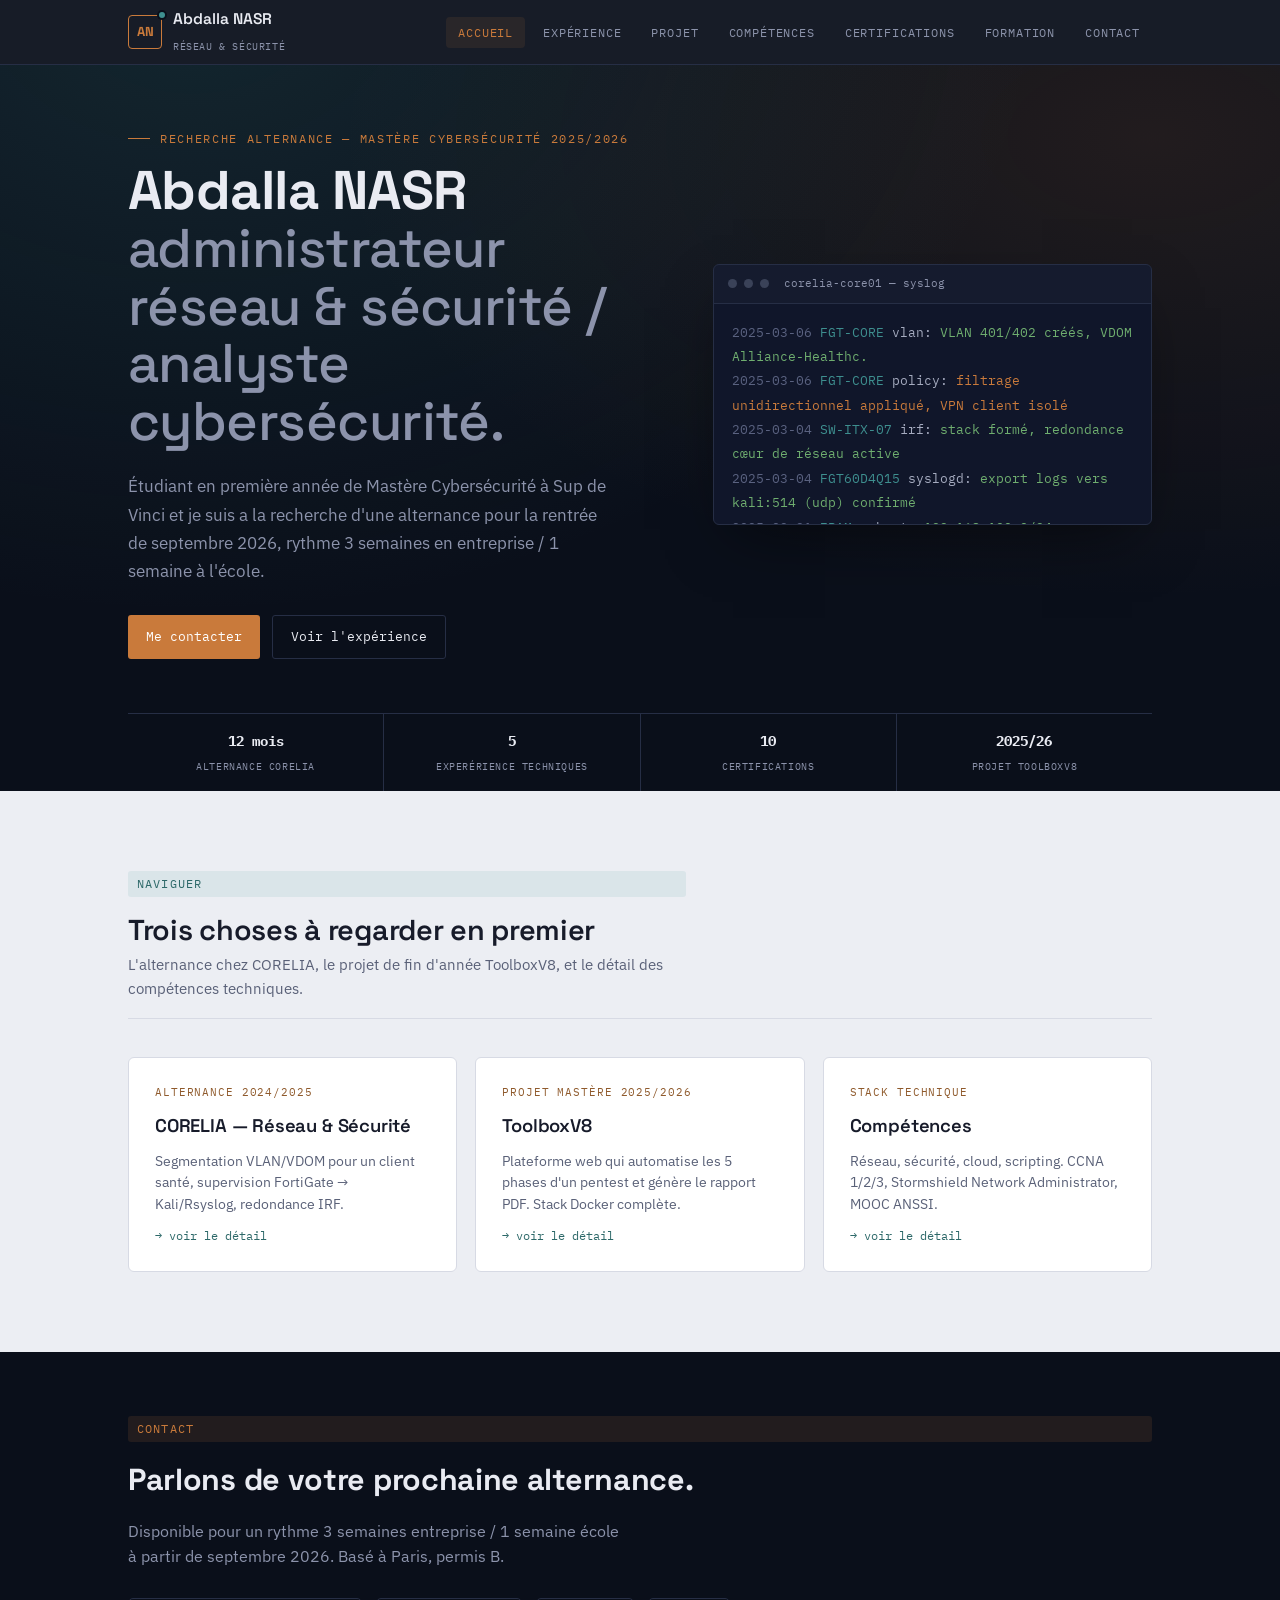
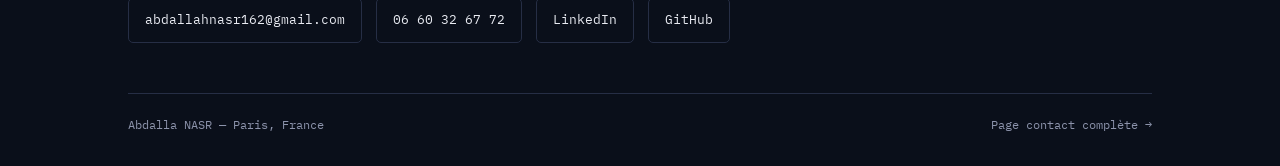
<file: index.html>
<!DOCTYPE html>
<html lang="fr">
<head>
<meta charset="UTF-8">
<meta name="viewport" content="width=device-width, initial-scale=1.0">
<title>Abdalla NASR — Administrateur Réseau & Sécurité</title>
<meta name="description" content="Portfolio d'Abdalla NASR, étudiant en Mastère Cybersécurité, à la recherche d'une alternance pour septembre 2026.">
<link rel="preconnect" href="https://fonts.googleapis.com">
<link rel="preconnect" href="https://fonts.gstatic.com" crossorigin>
<link href="https://fonts.googleapis.com/css2?family=Space+Grotesk:wght@400;500;600;700&family=IBM+Plex+Sans:wght@400;500;600;700&family=IBM+Plex+Mono:wght@400;500;600&display=swap" rel="stylesheet">
<link rel="stylesheet" href="style.css">
</head>
<body>

<nav>
  <div class="wrap">
    <a class="brand" href="index.html">
      <span class="logo-mark">AN</span>
      <span>
        <span class="brand-name">Abdalla NASR</span><br>
        <span class="brand-role">Réseau &amp; sécurité</span>
      </span>
    </a>
    <ul class="nav-links">
      <li><a href="index.html" class="active">Accueil</a></li>
      <li><a href="experience.html">Expérience</a></li>
      <li><a href="projet.html">Projet</a></li>
      <li><a href="competences.html">Compétences</a></li>
      <li><a href="certifications.html">Certifications</a></li>
      <li><a href="formation.html">Formation</a></li>
      <li><a href="contact.html">Contact</a></li>
    </ul>
  </div>
</nav>

<header class="hero">
  <div class="wrap">
    <div class="hero-inner">
      <div>
        <div class="eyebrow">Recherche alternance — Mastère Cybersécurité 2025/2026</div>
        <h1>Abdalla NASR<br><span>administrateur réseau &amp; sécurité / analyste cybersécurité.</span></h1>
        <p class="lede">Étudiant en première année de Mastère Cybersécurité à Sup de Vinci et je suis a la recherche d'une alternance pour la rentrée de septembre 2026, rythme 3 semaines en entreprise / 1 semaine à l'école.</p>
        <div class="hero-actions">
          <a class="btn btn-primary" href="contact.html">Me contacter</a>
          <a class="btn btn-ghost" href="experience.html">Voir l'expérience</a>
        </div>
      </div>
      <div class="term">
        <div class="term-bar">
          <span></span><span></span><span></span>
          <div class="title">corelia-core01 — syslog</div>
        </div>
        <div class="term-body">
          <div class="term-scroll">
            <div><span class="t-date">2025-03-06</span> <span class="t-host">FGT-CORE</span> vlan: <span class="t-ok">VLAN 401/402 créés, VDOM Alliance-Healthc.</span></div>
            <div><span class="t-date">2025-03-06</span> <span class="t-host">FGT-CORE</span> policy: <span class="t-warn">filtrage unidirectionnel appliqué, VPN client isolé</span></div>
            <div><span class="t-date">2025-03-04</span> <span class="t-host">SW-ITX-07</span> irf: <span class="t-ok">stack formé, redondance cœur de réseau active</span></div>
            <div><span class="t-date">2025-03-04</span> <span class="t-host">FGT60D4Q15</span> syslogd: <span class="t-ok">export logs vers kali:514 (udp) confirmé</span></div>
            <div><span class="t-date">2025-02-21</span> <span class="t-host">IPAM</span> subnet: <span class="t-ok">192.168.100.0/24 + 192.168.200.0/24 alloués</span></div>
            <div><span class="t-date">2025-02-10</span> <span class="t-host">QRadar</span> siem: <span class="t-warn">corrélation logs, supervision proactive active</span></div>
            <div><span class="t-date">2025-01-18</span> <span class="t-host">Cockpit</span> ticket: <span class="t-ok">N1/N2 résolu, switch Cisco, TAC &lt; 24h</span></div>
            <div><span class="t-date">2026-01-12</span> <span class="t-host">ToolboxV8</span> ci: <span class="t-ok">pipeline lint + pytest + build images OK</span></div>
            <!-- duplicate for seamless loop -->
            <div><span class="t-date">2025-03-06</span> <span class="t-host">FGT-CORE</span> vlan: <span class="t-ok">VLAN 401/402 créés, VDOM Alliance-Healthc.</span></div>
            <div><span class="t-date">2025-03-06</span> <span class="t-host">FGT-CORE</span> policy: <span class="t-warn">filtrage unidirectionnel appliqué, VPN client isolé</span></div>
            <div><span class="t-date">2025-03-04</span> <span class="t-host">SW-ITX-07</span> irf: <span class="t-ok">stack formé, redondance cœur de réseau active</span></div>
            <div><span class="t-date">2025-03-04</span> <span class="t-host">FGT60D4Q15</span> syslogd: <span class="t-ok">export logs vers kali:514 (udp) confirmé</span></div>
            <div><span class="t-date">2025-02-21</span> <span class="t-host">IPAM</span> subnet: <span class="t-ok">192.168.100.0/24 + 192.168.200.0/24 alloués</span></div>
            <div><span class="t-date">2025-02-10</span> <span class="t-host">QRadar</span> siem: <span class="t-warn">corrélation logs, supervision proactive active</span></div>
            <div><span class="t-date">2025-01-18</span> <span class="t-host">Cockpit</span> ticket: <span class="t-ok">N1/N2 résolu, switch Cisco, TAC &lt; 24h</span></div>
            <div><span class="t-date">2026-01-12</span> <span class="t-host">ToolboxV8</span> ci: <span class="t-ok">pipeline lint + pytest + build images OK</span></div>
          </div>
        </div>
      </div>
    </div>
    <div class="hero-strip">
      <div><b>12 mois</b><span>Alternance CORELIA</span></div>
      <div><b>5</b><span>Experérience techniques</span></div>
      <div><b>10</b><span>Certifications</span></div>
      <div><b>2025/26</b><span>Projet ToolboxV8</span></div>
    </div>
  </div>
</header>

<main>
<section>
  <div class="wrap">
    <div class="sec-head reveal">
      <div>
        <div class="sec-tag">naviguer</div>
        <h2 style="margin-top:10px;">Trois choses à regarder en premier</h2>
        <div class="sec-sub">L'alternance chez CORELIA, le projet de fin d'année ToolboxV8, et le détail des compétences techniques.</div>
      </div>
    </div>

    <div class="quick-grid reveal">
      <a class="quick-card" href="experience.html">
        <div class="qn">Alternance 2024/2025</div>
        <h3>CORELIA — Réseau &amp; Sécurité</h3>
        <p>Segmentation VLAN/VDOM pour un client santé, supervision FortiGate → Kali/Rsyslog, redondance IRF.</p>
        <div class="go">→ voir le détail</div>
      </a>
      <a class="quick-card" href="projet.html">
        <div class="qn">Projet Mastère 2025/2026</div>
        <h3>ToolboxV8</h3>
        <p>Plateforme web qui automatise les 5 phases d'un pentest et génère le rapport PDF. Stack Docker complète.</p>
        <div class="go">→ voir le détail</div>
      </a>
      <a class="quick-card" href="competences.html">
        <div class="qn">Stack technique</div>
        <h3>Compétences</h3>
        <p>Réseau, sécurité, cloud, scripting. CCNA 1/2/3, Stormshield Network Administrator, MOOC ANSSI.</p>
        <div class="go">→ voir le détail</div>
      </a>
    </div>
  </div>
</section>
</main>

<footer>
  <div class="wrap">
    <div class="sec-tag" style="background:rgba(201,122,59,0.12); color:#C97A3B;">contact</div>
    <h2 style="margin-top:14px;">Parlons de votre prochaine alternance.</h2>
    <p class="lede">Disponible pour un rythme 3 semaines entreprise / 1 semaine école à partir de septembre 2026. Basé à Paris, permis B.</p>
    <div class="contact-row">
      <a class="contact-pill" href="mailto:abdallahnasr162@gmail.com">abdallahnasr162@gmail.com</a>
      <a class="contact-pill" href="tel:0660326772">06 60 32 67 72</a>
      <a class="contact-pill" href="https://www.linkedin.com/in/abdallah-nasr-a91b28177" target="_blank" rel="noopener">LinkedIn</a>
      <a class="contact-pill" href="https://github.com/abdallan10" target="_blank" rel="noopener">GitHub</a>
    </div>
    <div class="foot-bottom">
      <span>Abdalla NASR — Paris, France</span>
      <span><a href="contact.html">Page contact complète →</a></span>
    </div>
  </div>
</footer>

<script src="common.js"></script>
</body>
</html>
</file>
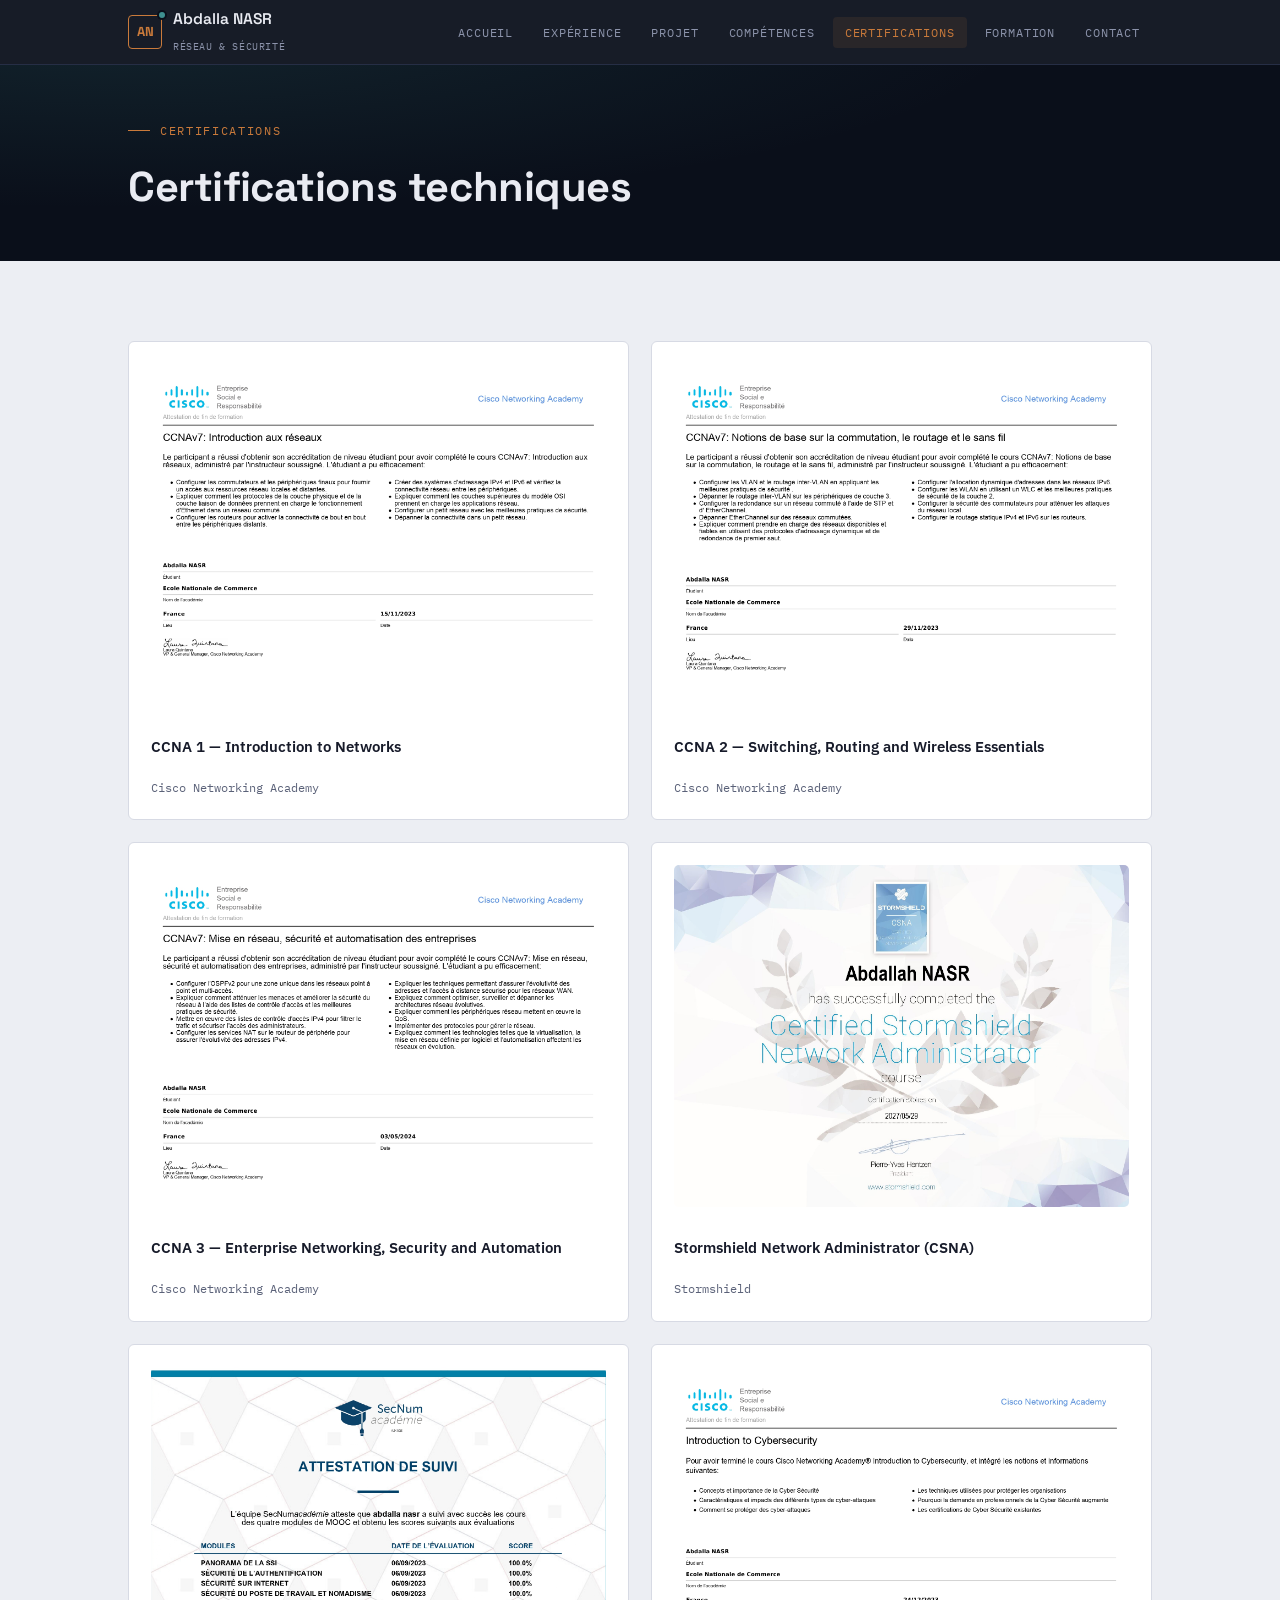
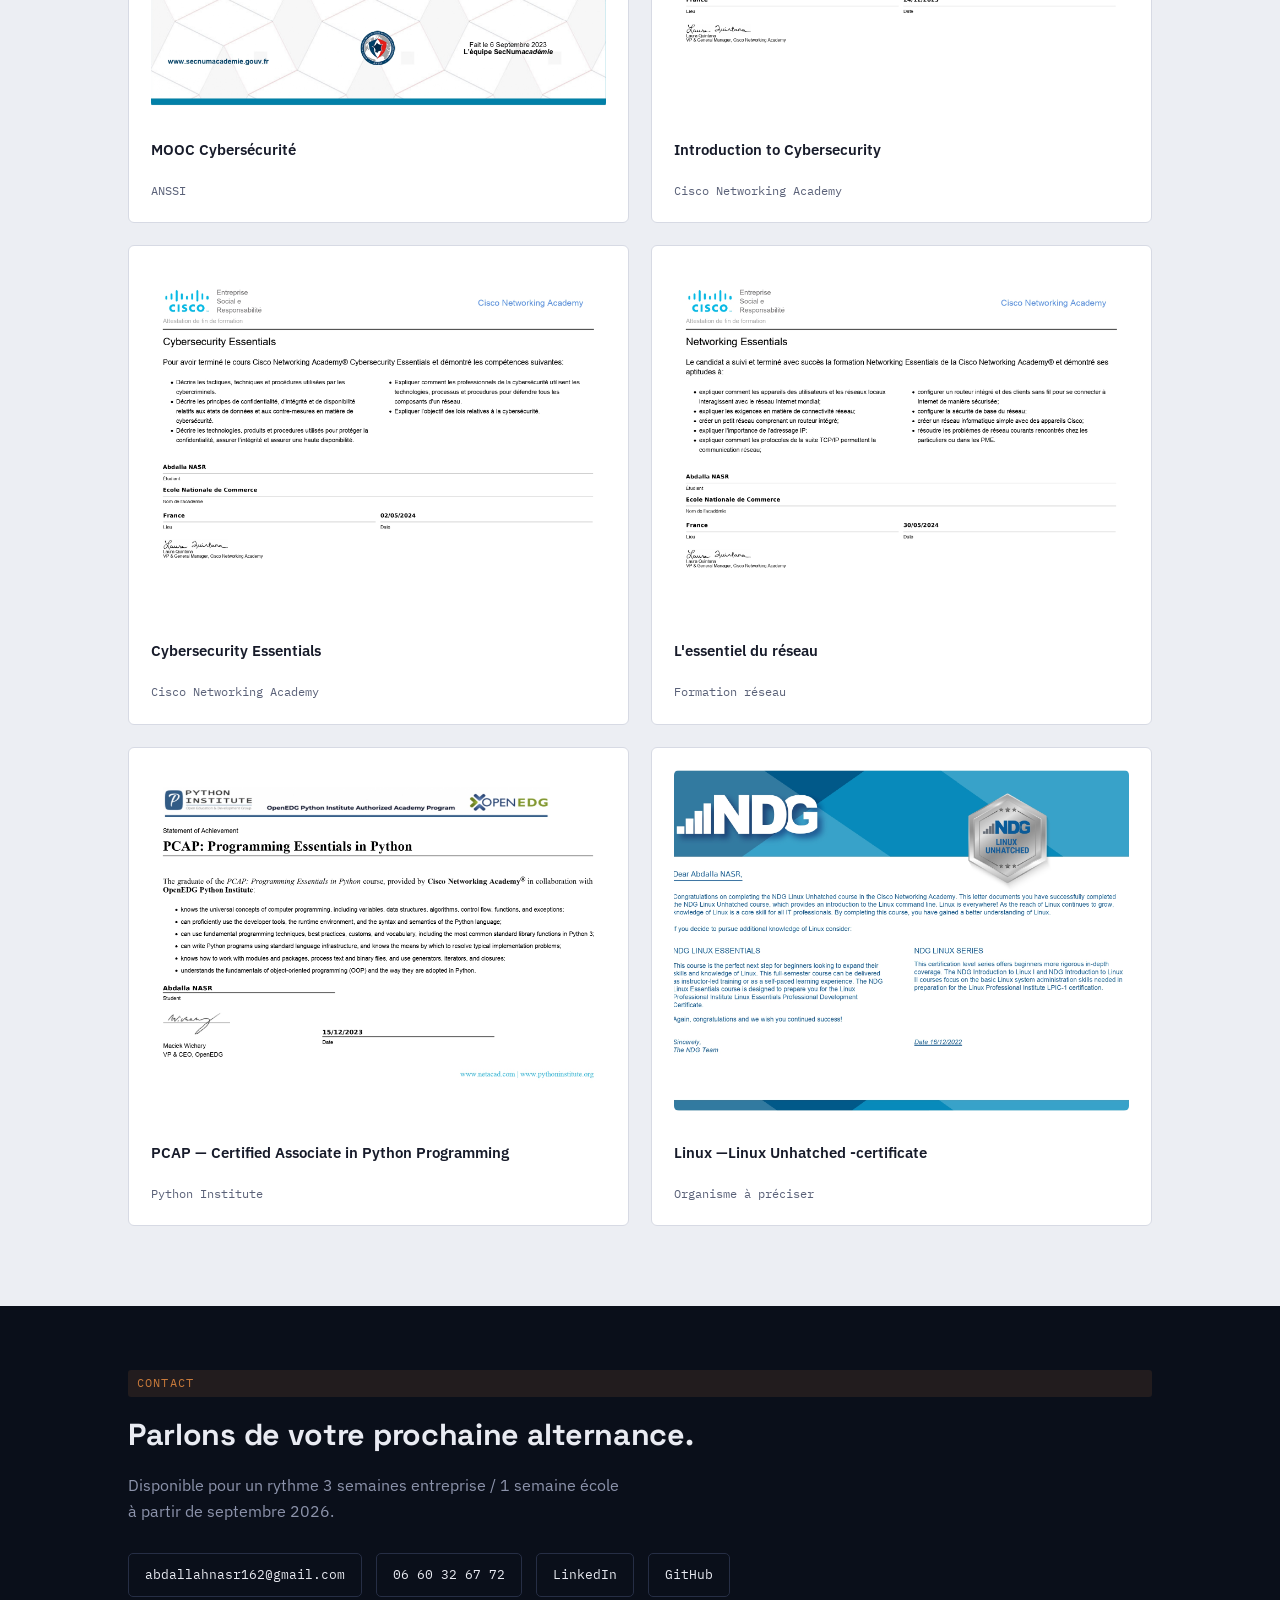
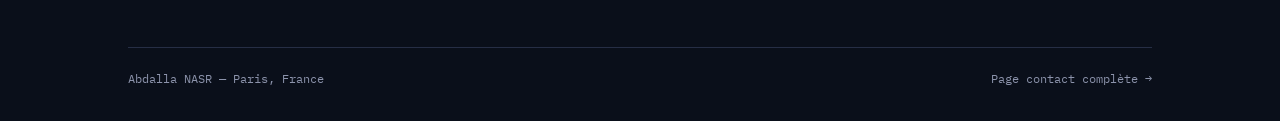
<file: certifications.html>
<!DOCTYPE html>
<html lang="fr">
<head>
<meta charset="UTF-8">
<meta name="viewport" content="width=device-width, initial-scale=1.0">
<title>Certifications — Abdalla NASR</title>
<link rel="preconnect" href="https://fonts.googleapis.com">
<link rel="preconnect" href="https://fonts.gstatic.com" crossorigin>
<link href="https://fonts.googleapis.com/css2?family=Space+Grotesk:wght@400;500;600;700&family=IBM+Plex+Sans:wght@400;500;600;700&family=IBM+Plex+Mono:wght@400;500;600&display=swap" rel="stylesheet">
<link rel="stylesheet" href="style.css">
<style>
  .cert-grid{
    display:grid;
    grid-template-columns:repeat(2, 1fr);
    gap:22px;
  }
  @media (max-width:760px){ .cert-grid{grid-template-columns:1fr;} }

  .cert-card{
    background:var(--paper-card);
    border:1px solid var(--paper-line);
    border-radius:6px;
    padding:22px;
    display:flex;
    flex-direction:column;
    gap:10px;
  }
  .cert-slot{
    width:100%;
    aspect-ratio:4/3;
    border-radius:5px;
    background:#F8F8FA;
    overflow:hidden;
    display:block;
  }
  .cert-slot img{width:100%; height:100%; object-fit:cover; display:block;}
  .cert-body h4{font-size:15px; font-weight:600;}
  .cert-issuer{font-family:'IBM Plex Mono', monospace; font-size:11.5px; color:var(--text-on-paper-muted); margin-top:4px;}

  .howto{
    background:var(--ink-panel);
    color:var(--text-on-ink-muted);
    border:1px solid var(--ink-line);
    border-radius:6px;
    padding:22px 24px;
    font-family:'IBM Plex Mono', monospace;
    font-size:12.5px;
    line-height:1.9;
    margin-top:40px;
  }
  .howto b{color:var(--text-on-ink);}
  .howto .warn{color:var(--copper); display:block; margin-top:12px;}
</style>
</head>
<body>

<nav>
  <div class="wrap">
    <a class="brand" href="index.html">
      <span class="logo-mark">AN</span>
      <span>
        <span class="brand-name">Abdalla NASR</span><br>
        <span class="brand-role">Réseau &amp; sécurité</span>
      </span>
    </a>
    <ul class="nav-links">
      <li><a href="index.html">Accueil</a></li>
      <li><a href="experience.html">Expérience</a></li>
      <li><a href="projet.html">Projet</a></li>
      <li><a href="competences.html">Compétences</a></li>
      <li><a href="certifications.html" class="active">Certifications</a></li>
      <li><a href="formation.html">Formation</a></li>
      <li><a href="contact.html">Contact</a></li>
    </ul>
  </div>
</nav>

<div class="page-head">
  <div class="wrap">
    <div class="eyebrow">Certifications</div>
    <h1>Certifications techniques</h1>
  </div>
</div>

<main>
<section>
  <div class="wrap">
    <div class="cert-grid reveal">

      <div class="cert-card">
        <div class="cert-slot"><img src="certs/ccna1_page-0001.jpg" alt="Certification CCNA 1 — Introduction to Networks" loading="lazy"></div>
        <div class="cert-body">
          <h4>CCNA 1 — Introduction to Networks</h4>
          <div class="cert-issuer">Cisco Networking Academy</div>
        </div>
      </div>

      <div class="cert-card">
        <div class="cert-slot"><img src="certs/ccna2_page-0001.jpg" alt="Certification CCNA 2 — Switching, Routing and Wireless Essentials" loading="lazy"></div>
        <div class="cert-body">
          <h4>CCNA 2 — Switching, Routing and Wireless Essentials</h4>
          <div class="cert-issuer">Cisco Networking Academy</div>
        </div>
      </div>

      <div class="cert-card">
        <div class="cert-slot"><img src="certs/ccna3_page-0001.jpg" alt="Certification CCNA 3 — Enterprise Networking, Security and Automation" loading="lazy"></div>
        <div class="cert-body">
          <h4>CCNA 3 — Enterprise Networking, Security and Automation</h4>
          <div class="cert-issuer">Cisco Networking Academy</div>
        </div>
      </div>

      <div class="cert-card">
        <div class="cert-slot"><img src="certs/stormshield-csna_page-0001.jpg" alt="Certification Stormshield CSNA" loading="lazy"></div>
        <div class="cert-body">
          <h4>Stormshield Network Administrator (CSNA)</h4>
          <div class="cert-issuer">Stormshield</div>
        </div>
      </div>

      <div class="cert-card">
        <div class="cert-slot"><img src="certs/mooc-anssi_page-0001.jpg" alt="Certification MOOC Cybersécurité ANSSI" loading="lazy"></div>
        <div class="cert-body">
          <h4>MOOC Cybersécurité</h4>
          <div class="cert-issuer">ANSSI</div>
        </div>
      </div>

      <div class="cert-card">
        <div class="cert-slot"><img src="certs/intro-cybersecurity_page-0001.jpg" alt="Certification Introduction to Cybersecurity" loading="lazy"></div>
        <div class="cert-body">
          <h4>Introduction to Cybersecurity</h4>
          <div class="cert-issuer">Cisco Networking Academy</div>
        </div>
      </div>

      <div class="cert-card">
        <div class="cert-slot"><img src="certs/cybersecurity-essentials_page-0001.jpg" alt="Certification Cybersecurity Essentials" loading="lazy"></div>
        <div class="cert-body">
          <h4>Cybersecurity Essentials</h4>
          <div class="cert-issuer">Cisco Networking Academy</div>
        </div>
      </div>

      <div class="cert-card">
        <div class="cert-slot"><img src="certs/essentiel-reseau_page-0001.jpg" alt="Certification L'essentiel du réseau" loading="lazy"></div>
        <div class="cert-body">
          <h4>L'essentiel du réseau</h4>
          <div class="cert-issuer">Formation réseau</div>
        </div>
      </div>

      <div class="cert-card">
        <div class="cert-slot"><img src="certs/pcap-python_page-0001.jpg" alt="Certification PCAP Python" loading="lazy"></div>
        <div class="cert-body">
          <h4>PCAP — Certified Associate in Python Programming</h4>
          <div class="cert-issuer">Python Institute</div>
        </div>
      </div>

      <div class="cert-card">
        <div class="cert-slot"><img src="certs/AbdallaNASR-Linux%20Unhatched%20-certificate%20%282%29_page-0001.jpg" alt="Certification Linux" loading="lazy"></div>
        <div class="cert-body">
          <h4>Linux —Linux Unhatched -certificate </h4>
          <div class="cert-issuer">Organisme à préciser</div>
        </div>
      </div>

</section>
</main>

<footer>
  <div class="wrap">
    <div class="sec-tag" style="background:rgba(201,122,59,0.12); color:#C97A3B;">contact</div>
    <h2 style="margin-top:14px;">Parlons de votre prochaine alternance.</h2>
    <p class="lede">Disponible pour un rythme 3 semaines entreprise / 1 semaine école à partir de septembre 2026.</p>
    <div class="contact-row">
      <a class="contact-pill" href="mailto:abdallahnasr162@gmail.com">abdallahnasr162@gmail.com</a>
      <a class="contact-pill" href="tel:0660326772">06 60 32 67 72</a>
      <a class="contact-pill" href="https://www.linkedin.com/in/abdallah-nasr-a91b28177" target="_blank" rel="noopener">LinkedIn</a>
      <a class="contact-pill" href="https://github.com/abdallan10" target="_blank" rel="noopener">GitHub</a>
    </div>
    <div class="foot-bottom">
      <span>Abdalla NASR — Paris, France</span>
      <span><a href="contact.html">Page contact complète →</a></span>
    </div>
  </div>
</footer>

<script src="common.js"></script>
</body>
</html>
</file>
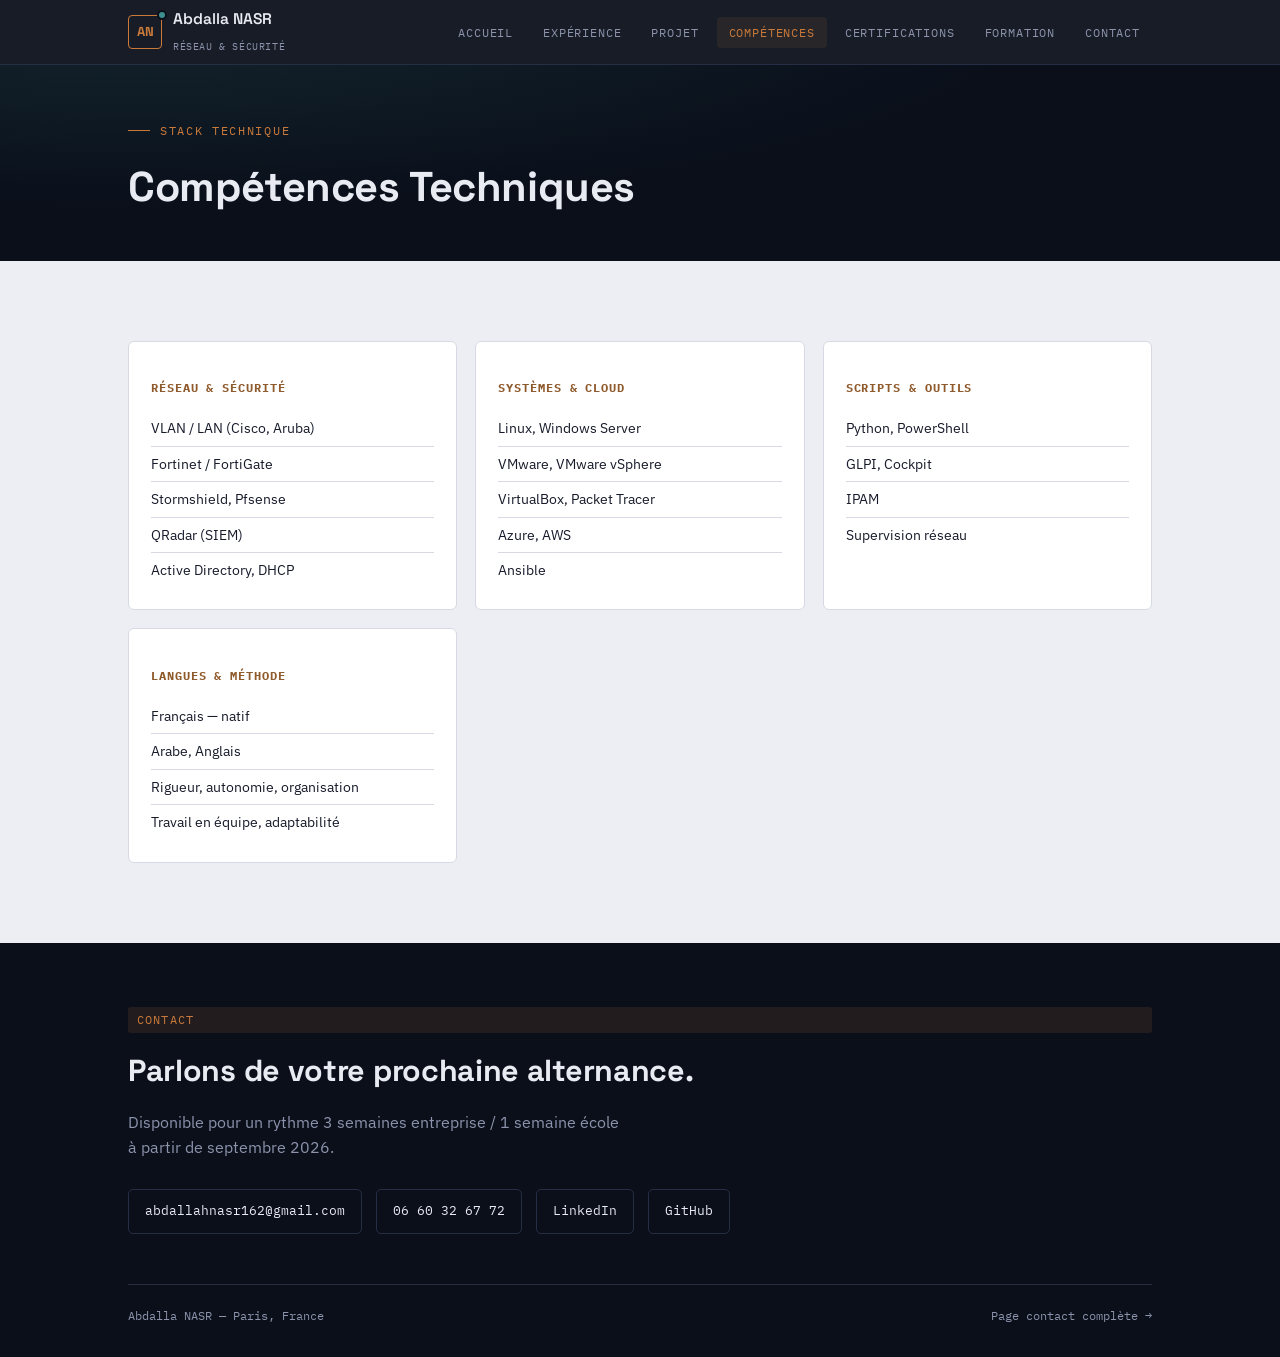
<file: competences.html>
<!DOCTYPE html>
<html lang="fr">
<head>
<meta charset="UTF-8">
<meta name="viewport" content="width=device-width, initial-scale=1.0">
<title>Compétences — Abdalla NASR</title>
<link rel="preconnect" href="https://fonts.googleapis.com">
<link rel="preconnect" href="https://fonts.gstatic.com" crossorigin>
<link href="https://fonts.googleapis.com/css2?family=Space+Grotesk:wght@400;500;600;700&family=IBM+Plex+Sans:wght@400;500;600;700&family=IBM+Plex+Mono:wght@400;500;600&display=swap" rel="stylesheet">
<link rel="stylesheet" href="style.css">
</head>
<body>

<nav>
  <div class="wrap">
    <a class="brand" href="index.html">
      <span class="logo-mark">AN</span>
      <span>
        <span class="brand-name">Abdalla NASR</span><br>
        <span class="brand-role">Réseau &amp; sécurité</span>
      </span>
    </a>
    <ul class="nav-links">
      <li><a href="index.html">Accueil</a></li>
      <li><a href="experience.html">Expérience</a></li>
      <li><a href="projet.html">Projet</a></li>
      <li><a href="competences.html" class="active">Compétences</a></li>
      <li><a href="certifications.html">Certifications</a></li>
      <li><a href="formation.html">Formation</a></li>
      <li><a href="contact.html">Contact</a></li>
    </ul>
  </div>
</nav>

<div class="page-head">
  <div class="wrap">
    <div class="eyebrow">Stack technique</div>
    <h1>Compétences Techniques</h1>
  </div>
</div>

<main>
<section>
  <div class="wrap">
    <div class="skills-grid reveal">
      <div class="skill-card">
        <h4>Réseau &amp; sécurité</h4>
        <ul>
          <li>VLAN / LAN (Cisco, Aruba)</li>
          <li>Fortinet / FortiGate</li>
          <li>Stormshield, Pfsense</li>
          <li>QRadar (SIEM)</li>
          <li>Active Directory, DHCP</li>
        </ul>
      </div>
      <div class="skill-card">
        <h4>Systèmes &amp; cloud</h4>
        <ul>
          <li>Linux, Windows Server</li>
          <li>VMware, VMware vSphere</li>
          <li>VirtualBox, Packet Tracer</li>
          <li>Azure, AWS</li>
          <li>Ansible</li>
        </ul>
      </div>
      <div class="skill-card">
        <h4>Scripts &amp; outils</h4>
        <ul>
          <li>Python, PowerShell</li>
          <li>GLPI, Cockpit</li>
          <li>IPAM</li>
          <li>Supervision réseau</li>
        </ul>
      </div>
      <div class="skill-card">
        <h4>Langues &amp; méthode</h4>
        <ul>
          <li>Français — natif</li>
          <li>Arabe, Anglais</li>
          <li>Rigueur, autonomie, organisation</li>
          <li>Travail en équipe, adaptabilité</li>
        </ul>
      </div>
    </div>
  </div>
</section>
</main>

<footer>
  <div class="wrap">
    <div class="sec-tag" style="background:rgba(201,122,59,0.12); color:#C97A3B;">contact</div>
    <h2 style="margin-top:14px;">Parlons de votre prochaine alternance.</h2>
    <p class="lede">Disponible pour un rythme 3 semaines entreprise / 1 semaine école à partir de septembre 2026.</p>
    <div class="contact-row">
      <a class="contact-pill" href="mailto:abdallahnasr162@gmail.com">abdallahnasr162@gmail.com</a>
      <a class="contact-pill" href="tel:0660326772">06 60 32 67 72</a>
      <a class="contact-pill" href="https://www.linkedin.com/in/abdallah-nasr-a91b28177" target="_blank" rel="noopener">LinkedIn</a>
      <a class="contact-pill" href="https://github.com/abdallan10" target="_blank" rel="noopener">GitHub</a>
    </div>
    <div class="foot-bottom">
      <span>Abdalla NASR — Paris, France</span>
      <span><a href="contact.html">Page contact complète →</a></span>
    </div>
  </div>
</footer>

<script src="common.js"></script>
</body>
</html>
</file>
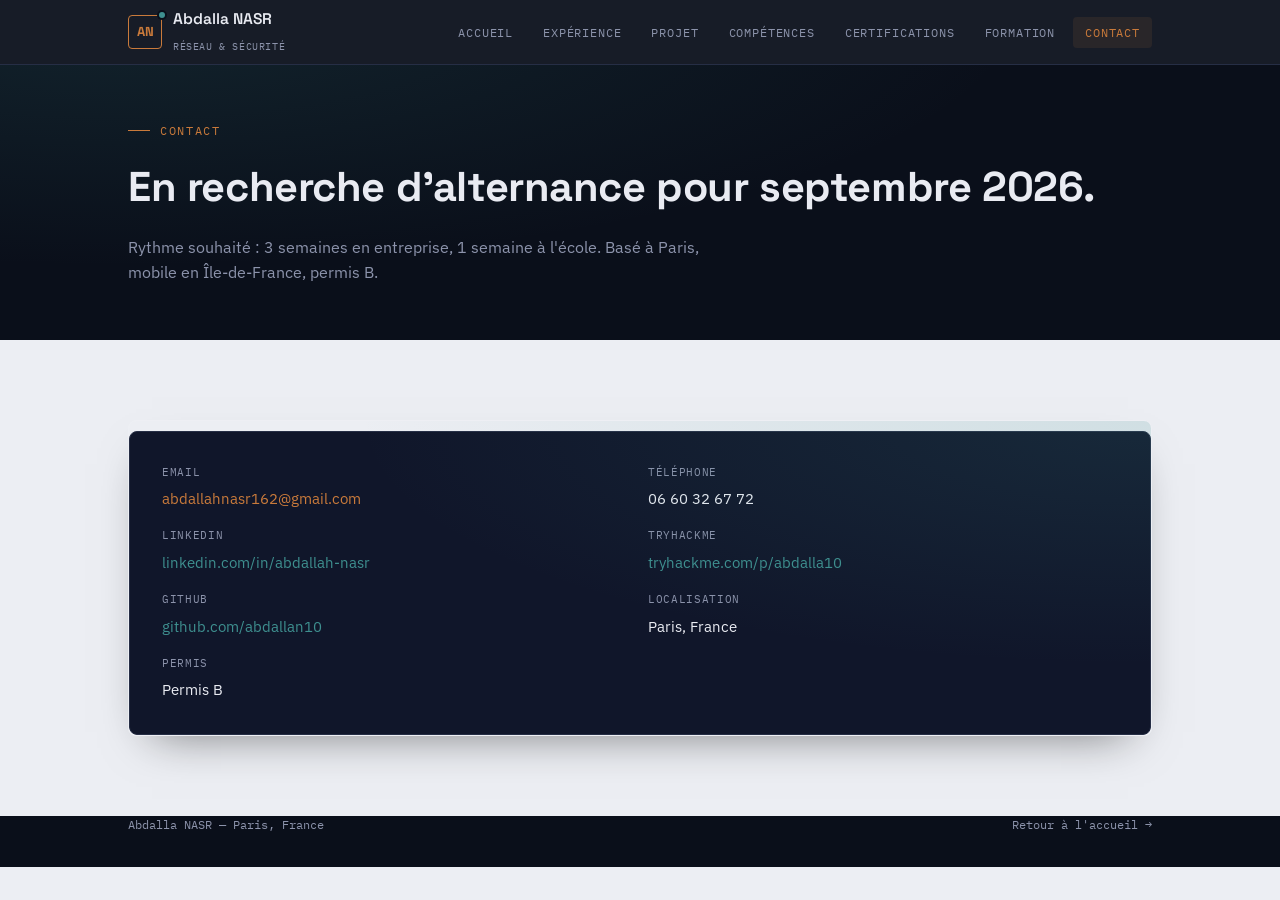
<file: contact.html>
<!DOCTYPE html>
<html lang="fr">
<head>
<meta charset="UTF-8">
<meta name="viewport" content="width=device-width, initial-scale=1.0">
<title>Contact — Abdalla NASR</title>
<link rel="preconnect" href="https://fonts.googleapis.com">
<link rel="preconnect" href="https://fonts.gstatic.com" crossorigin>
<link href="https://fonts.googleapis.com/css2?family=Space+Grotesk:wght@400;500;600;700&family=IBM+Plex+Sans:wght@400;500;600;700&family=IBM+Plex+Mono:wght@400;500;600&display=swap" rel="stylesheet">
<link rel="stylesheet" href="style.css">
</head>
<body>

<nav>
  <div class="wrap">
    <a class="brand" href="index.html">
      <span class="logo-mark">AN</span>
      <span>
        <span class="brand-name">Abdalla NASR</span><br>
        <span class="brand-role">Réseau &amp; sécurité</span>
      </span>
    </a>
    <ul class="nav-links">
      <li><a href="index.html">Accueil</a></li>
      <li><a href="experience.html">Expérience</a></li>
      <li><a href="projet.html">Projet</a></li>
      <li><a href="competences.html">Compétences</a></li>
      <li><a href="certifications.html">Certifications</a></li>
      <li><a href="formation.html">Formation</a></li>
      <li><a href="contact.html" class="active">Contact</a></li>
    </ul>
  </div>
</nav>

<div class="page-head">
  <div class="wrap">
    <div class="eyebrow">Contact</div>
    <h1>En recherche d'alternance pour septembre 2026.</h1>
    <p>Rythme souhaité : 3 semaines en entreprise, 1 semaine à l'école. Basé à Paris, mobile en Île-de-France, permis B.</p>
  </div>
</div>

<main>
<section>
  <div class="wrap">
    <div class="project reveal" style="padding:0; background:transparent;">
      <div class="contact-card">
        <div class="contact-grid">
          <div>
            <div class="contact-field">Email</div>
            <div class="contact-value"><a href="mailto:abdallahnasr162@gmail.com" style="color:var(--copper); text-decoration:none;">abdallahnasr162@gmail.com</a></div>
          </div>
          <div>
            <div class="contact-field">Téléphone</div>
            <div class="contact-value"><a href="tel:0660326772" style="color:var(--text-on-ink); text-decoration:none;">06 60 32 67 72</a></div>
          </div>
          <div>
            <div class="contact-field">LinkedIn</div>
            <div class="contact-value"><a href="https://www.linkedin.com/in/abdallah-nasr-a91b28177" target="_blank" rel="noopener" style="color:var(--teal); text-decoration:none;">linkedin.com/in/abdallah-nasr</a></div>
          </div>
           <div>
            <div class="contact-field">TryHackMe</div>
            <div class="contact-value"><a href="https://tryhackme.com/p/abdalla10" target="_blank" rel="noopener" style="color:var(--teal); text-decoration:none;">tryhackme.com/p/abdalla10</a></div>
          </div>
          <div>
            <div class="contact-field">GitHub</div>
            <div class="contact-value"><a href="https://github.com/abdallan10" target="_blank" rel="noopener" style="color:var(--teal); text-decoration:none;">github.com/abdallan10</a></div>
          </div>
          <div>
            <div class="contact-field">Localisation</div>
            <div class="contact-value">Paris, France</div>
          </div>
          <div>
            <div class="contact-field">Permis</div>
            <div class="contact-value">Permis B</div>
          </div>
        </div>
      </div>
    </div>
  </div>
</section>
</main>

<footer style="padding-top:0;">
  <div class="wrap">
    <div class="foot-bottom" style="margin-top:0; border-top:none; padding-top:0;">
      <span>Abdalla NASR — Paris, France</span>
      <span><a href="index.html">Retour à l'accueil →</a></span>
    </div>
  </div>
</footer>

<script src="common.js"></script>
</body>
</html>
</file>
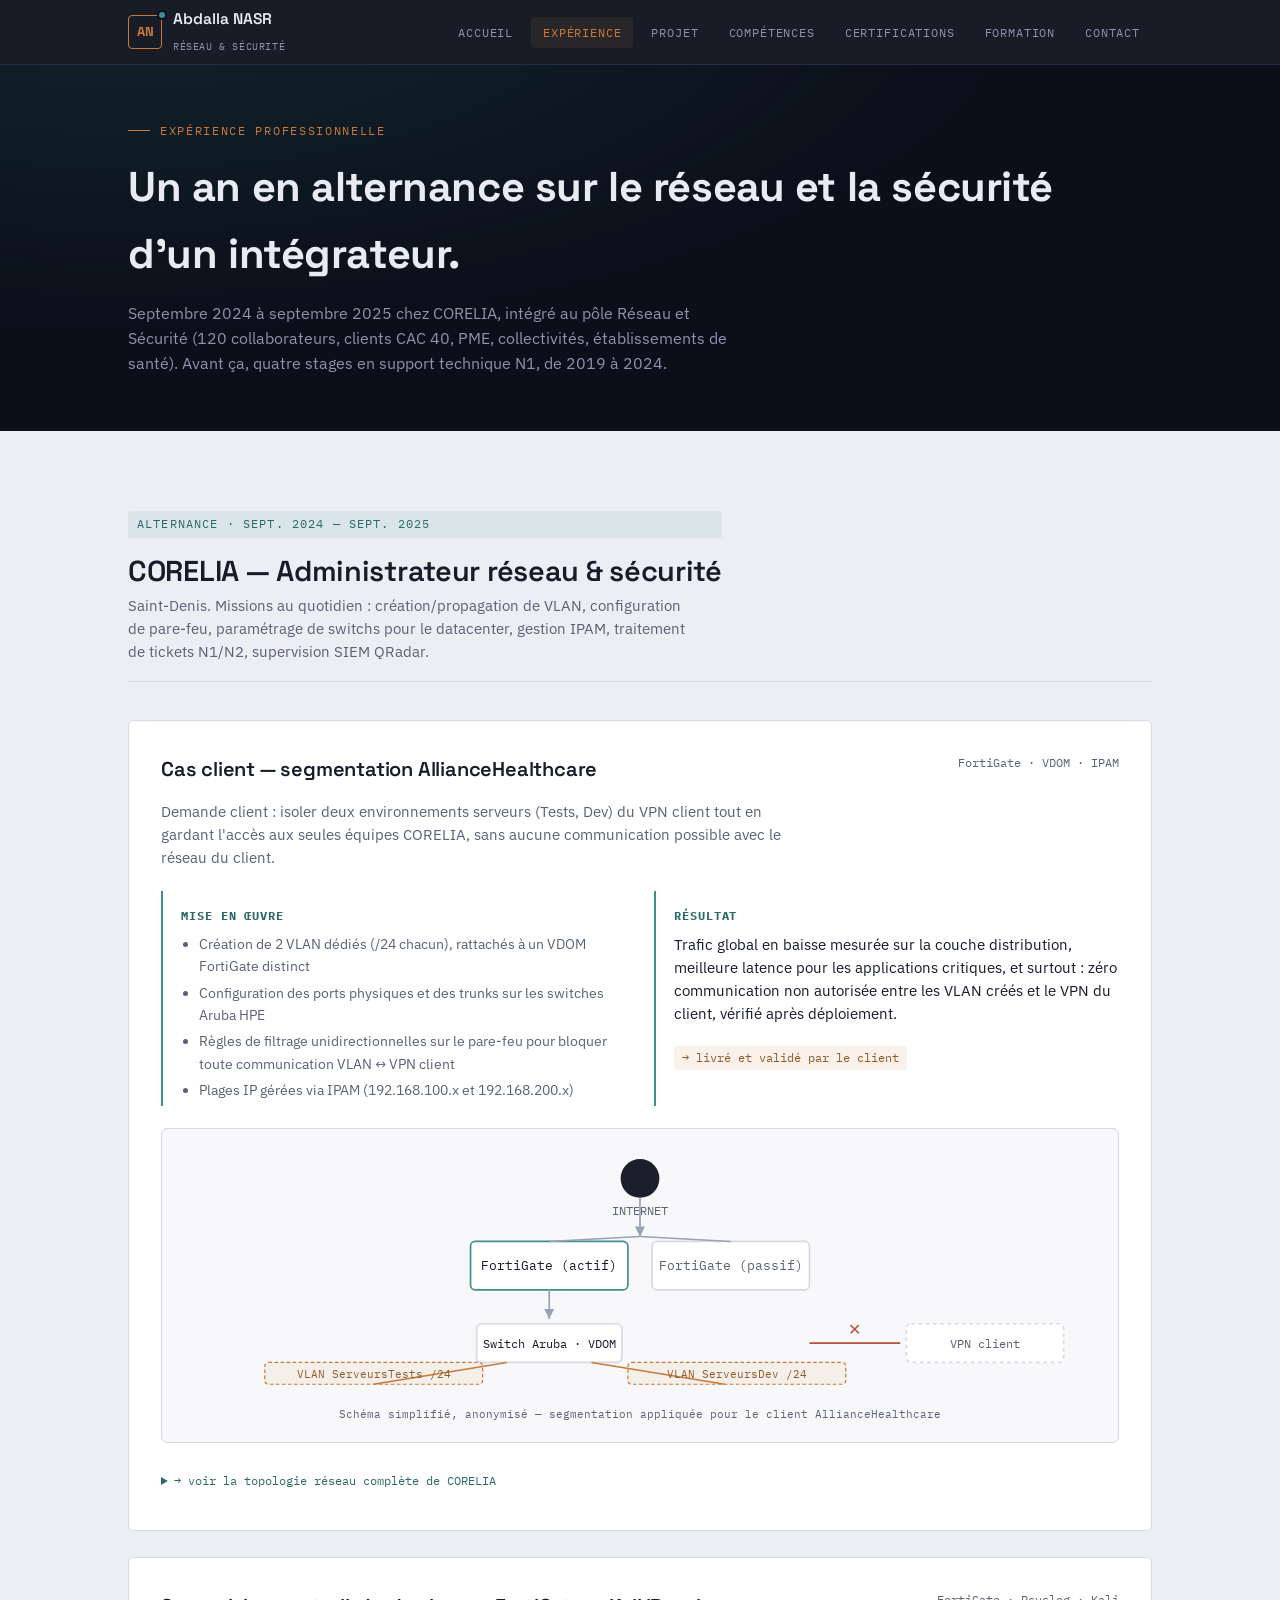
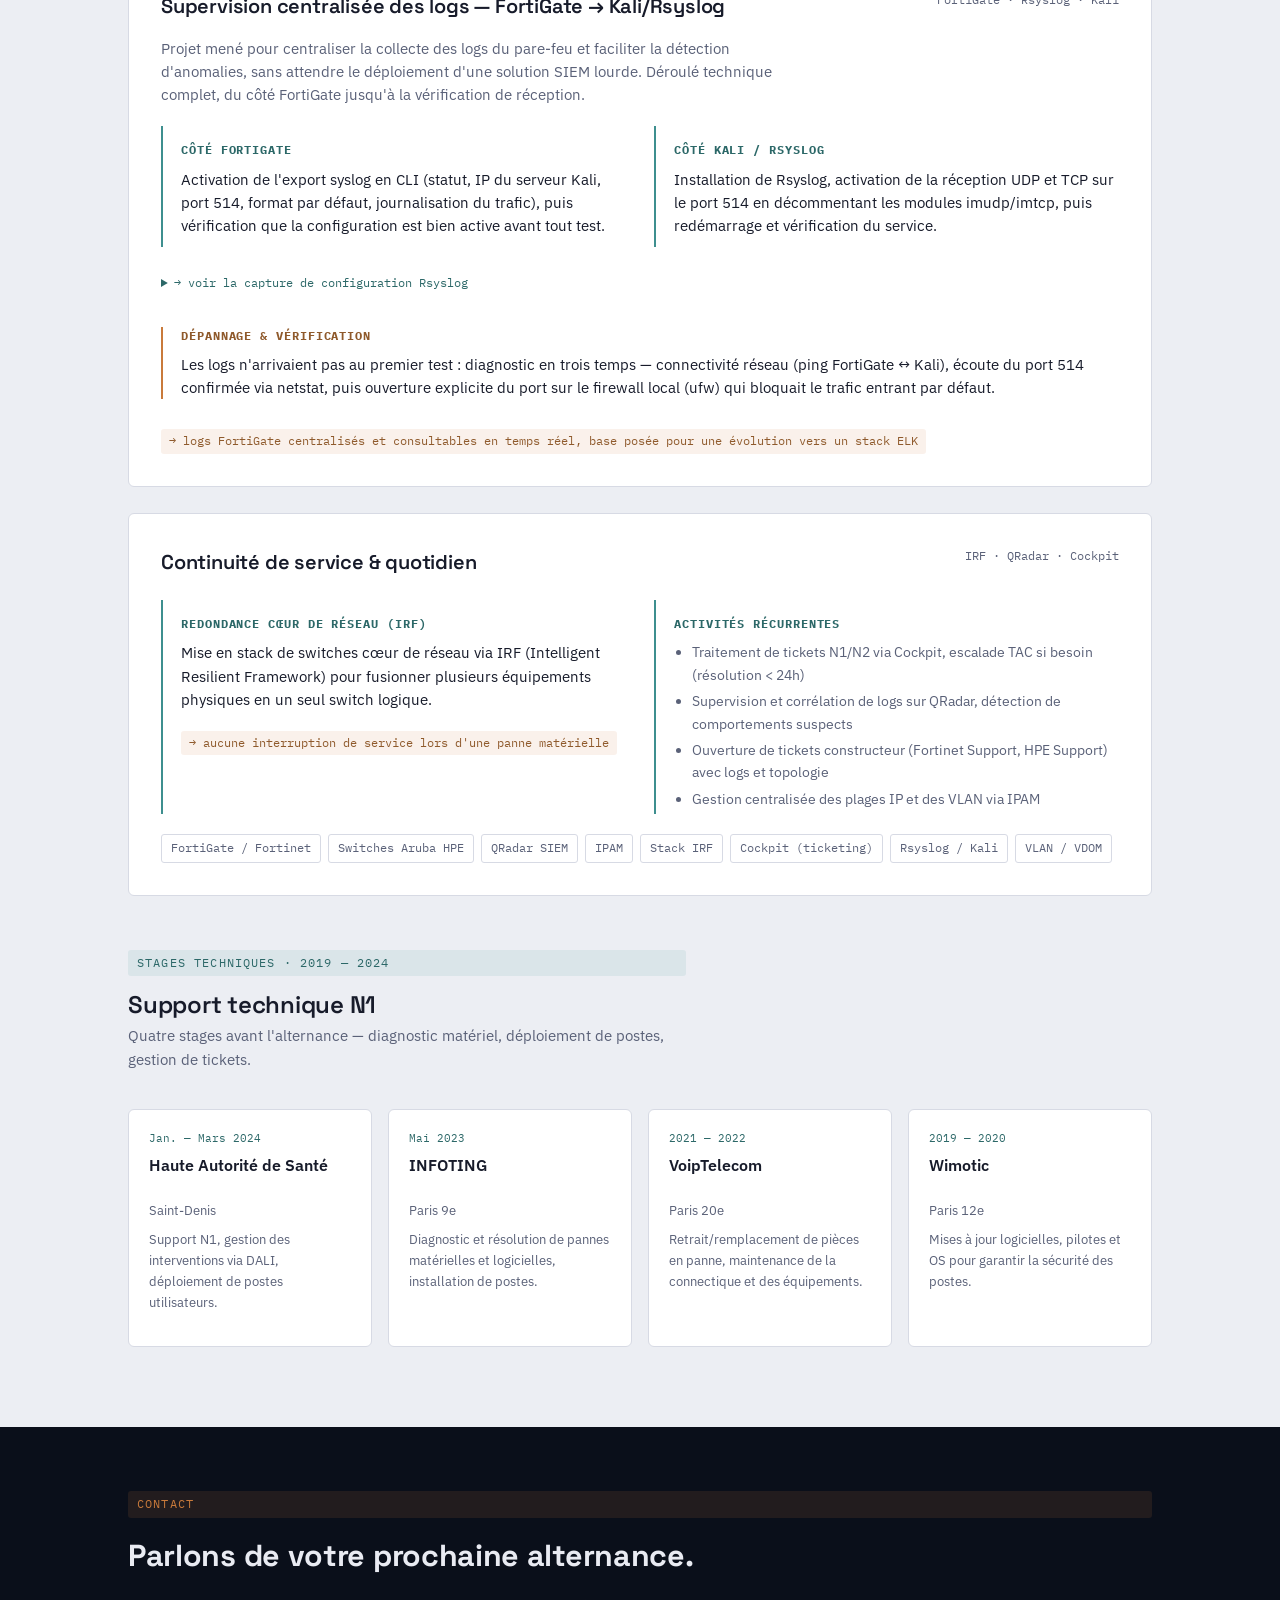
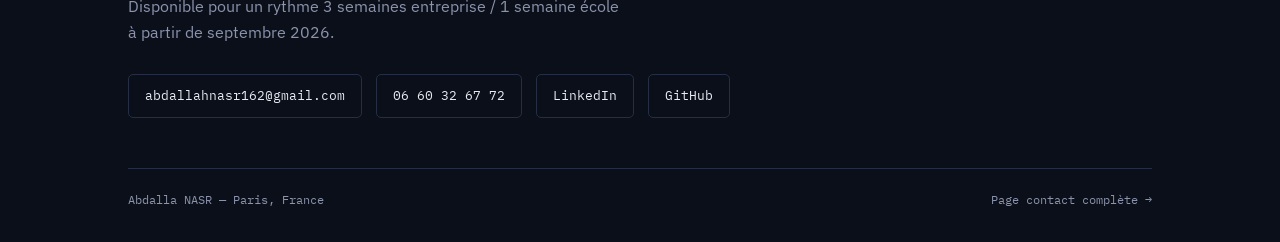
<file: experience.html>
<!DOCTYPE html>
<html lang="fr">
<head>
<meta charset="UTF-8">
<meta name="viewport" content="width=device-width, initial-scale=1.0">
<meta http-equiv="Cache-Control" content="no-cache, no-store, must-revalidate">
<meta http-equiv="Pragma" content="no-cache">
<meta http-equiv="Expires" content="0">
<title>Expérience — Abdalla NASR</title>
<link rel="preconnect" href="https://fonts.googleapis.com">
<link rel="preconnect" href="https://fonts.gstatic.com" crossorigin>
<link href="https://fonts.googleapis.com/css2?family=Space+Grotesk:wght@400;500;600;700&family=IBM+Plex+Sans:wght@400;500;600;700&family=IBM+Plex+Mono:wght@400;500;600&display=swap" rel="stylesheet">
<link rel="stylesheet" href="style.css">
</head>
<body>

<nav>
  <div class="wrap">
    <a class="brand" href="index.html">
      <span class="logo-mark">AN</span>
      <span>
        <span class="brand-name">Abdalla NASR</span><br>
        <span class="brand-role">Réseau &amp; sécurité</span>
      </span>
    </a>
    <ul class="nav-links">
      <li><a href="index.html">Accueil</a></li>
      <li><a href="experience.html" class="active">Expérience</a></li>
      <li><a href="projet.html">Projet</a></li>
      <li><a href="competences.html">Compétences</a></li>
      <li><a href="certifications.html">Certifications</a></li>
      <li><a href="formation.html">Formation</a></li>
      <li><a href="contact.html">Contact</a></li>
    </ul>
  </div>
</nav>

<div class="page-head">
  <div class="wrap">
    <div class="eyebrow">Expérience professionnelle</div>
    <h1>Un an en alternance sur le réseau et la sécurité d'un intégrateur.</h1>
    <p>Septembre 2024 à septembre 2025 chez CORELIA, intégré au pôle Réseau et Sécurité (120 collaborateurs, clients CAC 40, PME, collectivités, établissements de santé). Avant ça, quatre stages en support technique N1, de 2019 à 2024.</p>
  </div>
</div>

<main>
<section>
  <div class="wrap">
    <div class="sec-head reveal">
      <div>
        <div class="sec-tag">alternance · sept. 2024 — sept. 2025</div>
        <h2 style="margin-top:10px;">CORELIA — Administrateur réseau &amp; sécurité</h2>
        <div class="sec-sub">Saint-Denis. Missions au quotidien : création/propagation de VLAN, configuration de pare-feu, paramétrage de switchs pour le datacenter, gestion IPAM, traitement de tickets N1/N2, supervision SIEM QRadar.</div>
      </div>
    </div>

    <div class="exp-card reveal">
      <div class="exp-top">
        <h3>Cas client — segmentation AllianceHealthcare</h3>
        <div class="exp-meta">FortiGate · VDOM · IPAM</div>
      </div>
      <p style="font-size:14.5px; color:var(--text-on-paper-muted); max-width:70ch;">Demande client : isoler deux environnements serveurs (Tests, Dev) du VPN client tout en gardant l'accès aux seules équipes CORELIA, sans aucune communication possible avec le réseau du client.</p>

      <div class="exp-grid">
        <div class="case">
          <h4>Mise en œuvre</h4>
          <ul>
            <li>Création de 2 VLAN dédiés (/24 chacun), rattachés à un VDOM FortiGate distinct</li>
            <li>Configuration des ports physiques et des trunks sur les switches Aruba HPE</li>
            <li>Règles de filtrage unidirectionnelles sur le pare-feu pour bloquer toute communication VLAN ↔ VPN client</li>
            <li>Plages IP gérées via IPAM (192.168.100.x et 192.168.200.x)</li>
          </ul>
        </div>
        <div class="case">
          <h4>Résultat</h4>
          <p>Trafic global en baisse mesurée sur la couche distribution, meilleure latence pour les applications critiques, et surtout : zéro communication non autorisée entre les VLAN créés et le VPN du client, vérifié après déploiement.</p>
          <span class="result-tag">→ livré et validé par le client</span>
        </div>
      </div>

      <div class="diagram">
        <svg viewBox="0 0 760 200" width="100%" height="auto" role="img" aria-label="Schéma simplifié : Internet vers pare-feu FortiGate redondant, vers switches, vers VLAN isolés du VPN client">
          <defs>
            <marker id="arrow" markerWidth="8" markerHeight="8" refX="6" refY="3" orient="auto">
              <path d="M0,0 L6,3 L0,6 Z" fill="#9aa2b8"/>
            </marker>
          </defs>
          <circle cx="380" cy="26" r="16" fill="#1A1F2B"/>
          <text x="380" y="56" text-anchor="middle" font-family="IBM Plex Mono" font-size="10" fill="#5A6178">INTERNET</text>
          <line x1="380" y1="42" x2="380" y2="74" stroke="#9aa2b8" stroke-width="1.4" marker-end="url(#arrow)"/>
          <rect x="240" y="78" width="130" height="40" rx="4" fill="#fff" stroke="#3E8F8F" stroke-width="1.4"/>
          <text x="305" y="102" text-anchor="middle" font-family="IBM Plex Mono" font-size="10.5" fill="#171B2A">FortiGate (actif)</text>
          <rect x="390" y="78" width="130" height="40" rx="4" fill="#fff" stroke="#D7DAE4" stroke-width="1.4"/>
          <text x="455" y="102" text-anchor="middle" font-family="IBM Plex Mono" font-size="10.5" fill="#5A6178">FortiGate (passif)</text>
          <line x1="380" y1="74" x2="305" y2="78" stroke="#9aa2b8" stroke-width="1.2"/>
          <line x1="380" y1="74" x2="455" y2="78" stroke="#9aa2b8" stroke-width="1.2"/>
          <line x1="305" y1="118" x2="305" y2="142" stroke="#9aa2b8" stroke-width="1.4" marker-end="url(#arrow)"/>
          <rect x="245" y="146" width="120" height="32" rx="4" fill="#fff" stroke="#D7DAE4" stroke-width="1.4"/>
          <text x="305" y="166" text-anchor="middle" font-family="IBM Plex Mono" font-size="10" fill="#171B2A">Switch Aruba · VDOM</text>
          <line x1="270" y1="178" x2="160" y2="196" stroke="#C97A3B" stroke-width="1.4"/>
          <line x1="340" y1="178" x2="450" y2="196" stroke="#C97A3B" stroke-width="1.4"/>
          <rect x="70" y="178" width="180" height="18" rx="3" fill="rgba(201,122,59,0.08)" stroke="#C97A3B" stroke-width="1" stroke-dasharray="3 2"/>
          <text x="160" y="191" text-anchor="middle" font-family="IBM Plex Mono" font-size="9.5" fill="#8F5A2C">VLAN ServeursTests /24</text>
          <rect x="370" y="178" width="180" height="18" rx="3" fill="rgba(201,122,59,0.08)" stroke="#C97A3B" stroke-width="1" stroke-dasharray="3 2"/>
          <text x="460" y="191" text-anchor="middle" font-family="IBM Plex Mono" font-size="9.5" fill="#8F5A2C">VLAN ServeursDev /24</text>
          <rect x="600" y="146" width="130" height="32" rx="4" fill="#fff" stroke="#D7DAE4" stroke-width="1.4" stroke-dasharray="3 3"/>
          <text x="665" y="166" text-anchor="middle" font-family="IBM Plex Mono" font-size="10" fill="#5A6178">VPN client</text>
          <line x1="520" y1="162" x2="595" y2="162" stroke="#b94f3f" stroke-width="1.4"/>
          <text x="557" y="155" text-anchor="middle" font-family="IBM Plex Mono" font-size="13" fill="#b94f3f">✕</text>
        </svg>
        <div class="diagram-cap">Schéma simplifié, anonymisé — segmentation appliquée pour le client AllianceHealthcare</div>
      </div>

      <details style="margin-top:20px;">
        <summary style="cursor:pointer; font-family:'IBM Plex Mono', monospace; font-size:12px; color:var(--teal-dim); padding:8px 0;">→ voir la topologie réseau complète de CORELIA</summary>
        <img src="topologie-corelia.png" alt="Topologie réseau simplifiée de CORELIA : deux pare-feu Fortinet en haute disponibilité actif/passif, connectés à deux switches Aruba CX redondants, chacun relié à un serveur AD et un serveur NAS" style="width:100%; max-width:480px; margin:14px auto 0; border-radius:6px; border:1px solid var(--paper-line); display:block; background:#fff;">
      </details>

    </div>

    <div class="exp-card reveal">
      <div class="exp-top">
        <h3>Supervision centralisée des logs — FortiGate → Kali/Rsyslog</h3>
        <div class="exp-meta">FortiGate · Rsyslog · Kali</div>
      </div>
      <p style="font-size:14.5px; color:var(--text-on-paper-muted); max-width:70ch;">Projet mené pour centraliser la collecte des logs du pare-feu et faciliter la détection d'anomalies, sans attendre le déploiement d'une solution SIEM lourde. Déroulé technique complet, du côté FortiGate jusqu'à la vérification de réception.</p>

      <div class="exp-grid" style="margin-top:20px;">
        <div class="case">
          <h4>Côté FortiGate</h4>
          <p>Activation de l'export syslog en CLI (statut, IP du serveur Kali, port 514, format par défaut, journalisation du trafic), puis vérification que la configuration est bien active avant tout test.</p>
        </div>
        <div class="case">
          <h4>Côté Kali / Rsyslog</h4>
          <p>Installation de Rsyslog, activation de la réception UDP et TCP sur le port 514 en décommentant les modules imudp/imtcp, puis redémarrage et vérification du service.</p>
        </div>
      </div>

      <details style="margin-top:18px;">
        <summary style="cursor:pointer; font-family:'IBM Plex Mono', monospace; font-size:12px; color:var(--teal-dim); padding:8px 0;">→ voir la capture de configuration Rsyslog </summary>
        <div style="display:flex; flex-direction:column; gap:16px; margin-top:14px; max-width:420px;">
          <figure style="margin:0;">
            <img src="config-rsyslog.png" alt="Configuration de Rsyslog : modules imudp et imtcp activés sur le port 514" style="width:100%; border-radius:6px; border:1px solid var(--paper-line); display:block;">
            <figcaption style="font-family:'IBM Plex Mono', monospace; font-size:10.5px; color:var(--text-on-paper-muted); margin-top:6px;">rsyslog.conf — réception UDP/TCP activée</figcaption>
          </figure>
        </div>
      </details>

      <div class="case" style="margin-top:26px; border-left:2px solid var(--copper);">
        <h4 style="color:var(--copper-dim);">Dépannage &amp; vérification</h4>
        <p>Les logs n'arrivaient pas au premier test : diagnostic en trois temps — connectivité réseau (ping FortiGate ↔ Kali), écoute du port 514 confirmée via netstat, puis ouverture explicite du port sur le firewall local (ufw) qui bloquait le trafic entrant par défaut.</p>
      </div>

      <div class="result-tag" style="margin-top:20px;">→ logs FortiGate centralisés et consultables en temps réel, base posée pour une évolution vers un stack ELK</div>
    </div>

    <div class="exp-card reveal">
      <div class="exp-top">
        <h3>Continuité de service &amp; quotidien</h3>
        <div class="exp-meta">IRF · QRadar · Cockpit</div>
      </div>
      <div class="exp-grid">
        <div class="case">
          <h4>Redondance cœur de réseau (IRF)</h4>
          <p>Mise en stack de switches cœur de réseau via IRF (Intelligent Resilient Framework) pour fusionner plusieurs équipements physiques en un seul switch logique.</p>
          <span class="result-tag">→ aucune interruption de service lors d'une panne matérielle</span>
        </div>
        <div class="case">
          <h4>Activités récurrentes</h4>
          <ul>
            <li>Traitement de tickets N1/N2 via Cockpit, escalade TAC si besoin (résolution &lt; 24h)</li>
            <li>Supervision et corrélation de logs sur QRadar, détection de comportements suspects</li>
            <li>Ouverture de tickets constructeur (Fortinet Support, HPE Support) avec logs et topologie</li>
            <li>Gestion centralisée des plages IP et des VLAN via IPAM</li>
          </ul>
        </div>
      </div>

      <div class="toolrow">
        <span class="tool">FortiGate / Fortinet</span>
        <span class="tool">Switches Aruba HPE</span>
        <span class="tool">QRadar SIEM</span>
        <span class="tool">IPAM</span>
        <span class="tool">Stack IRF</span>
        <span class="tool">Cockpit (ticketing)</span>
        <span class="tool">Rsyslog / Kali</span>
        <span class="tool">VLAN / VDOM</span>
      </div>
    </div>

    <div class="sec-head reveal" style="margin-top:54px; border-bottom:none; padding-bottom:0;">
      <div>
        <div class="sec-tag">stages techniques · 2019 — 2024</div>
        <h2 style="margin-top:10px; font-size:1.5rem;">Support technique N1</h2>
        <div class="sec-sub">Quatre stages avant l'alternance — diagnostic matériel, déploiement de postes, gestion de tickets.</div>
      </div>
    </div>

    <div class="stages reveal">
      <div class="stage-card">
        <div class="period">Jan. — Mars 2024</div>
        <h4>Haute Autorité de Santé</h4>
        <div class="org">Saint-Denis</div>
        <p>Support N1, gestion des interventions via DALI, déploiement de postes utilisateurs.</p>
      </div>
      <div class="stage-card">
        <div class="period">Mai 2023</div>
        <h4>INFOTING</h4>
        <div class="org">Paris 9e</div>
        <p>Diagnostic et résolution de pannes matérielles et logicielles, installation de postes.</p>
      </div>
      <div class="stage-card">
        <div class="period">2021 — 2022</div>
        <h4>VoipTelecom</h4>
        <div class="org">Paris 20e</div>
        <p>Retrait/remplacement de pièces en panne, maintenance de la connectique et des équipements.</p>
      </div>
      <div class="stage-card">
        <div class="period">2019 — 2020</div>
        <h4>Wimotic</h4>
        <div class="org">Paris 12e</div>
        <p>Mises à jour logicielles, pilotes et OS pour garantir la sécurité des postes.</p>
      </div>
    </div>
  </div>
</section>
</main>

<footer>
  <div class="wrap">
    <div class="sec-tag" style="background:rgba(201,122,59,0.12); color:#C97A3B;">contact</div>
    <h2 style="margin-top:14px;">Parlons de votre prochaine alternance.</h2>
    <p class="lede">Disponible pour un rythme 3 semaines entreprise / 1 semaine école à partir de septembre 2026.</p>
    <div class="contact-row">
      <a class="contact-pill" href="mailto:abdallahnasr162@gmail.com">abdallahnasr162@gmail.com</a>
      <a class="contact-pill" href="tel:0660326772">06 60 32 67 72</a>
      <a class="contact-pill" href="https://www.linkedin.com/in/abdallah-nasr-a91b28177" target="_blank" rel="noopener">LinkedIn</a>
      <a class="contact-pill" href="https://github.com/abdallan10" target="_blank" rel="noopener">GitHub</a>
    </div>
    <div class="foot-bottom">
      <span>Abdalla NASR — Paris, France</span>
      <span><a href="contact.html">Page contact complète →</a></span>
    </div>
  </div>
</footer>

<script src="common.js"></script>
</body>
</html>
</file>
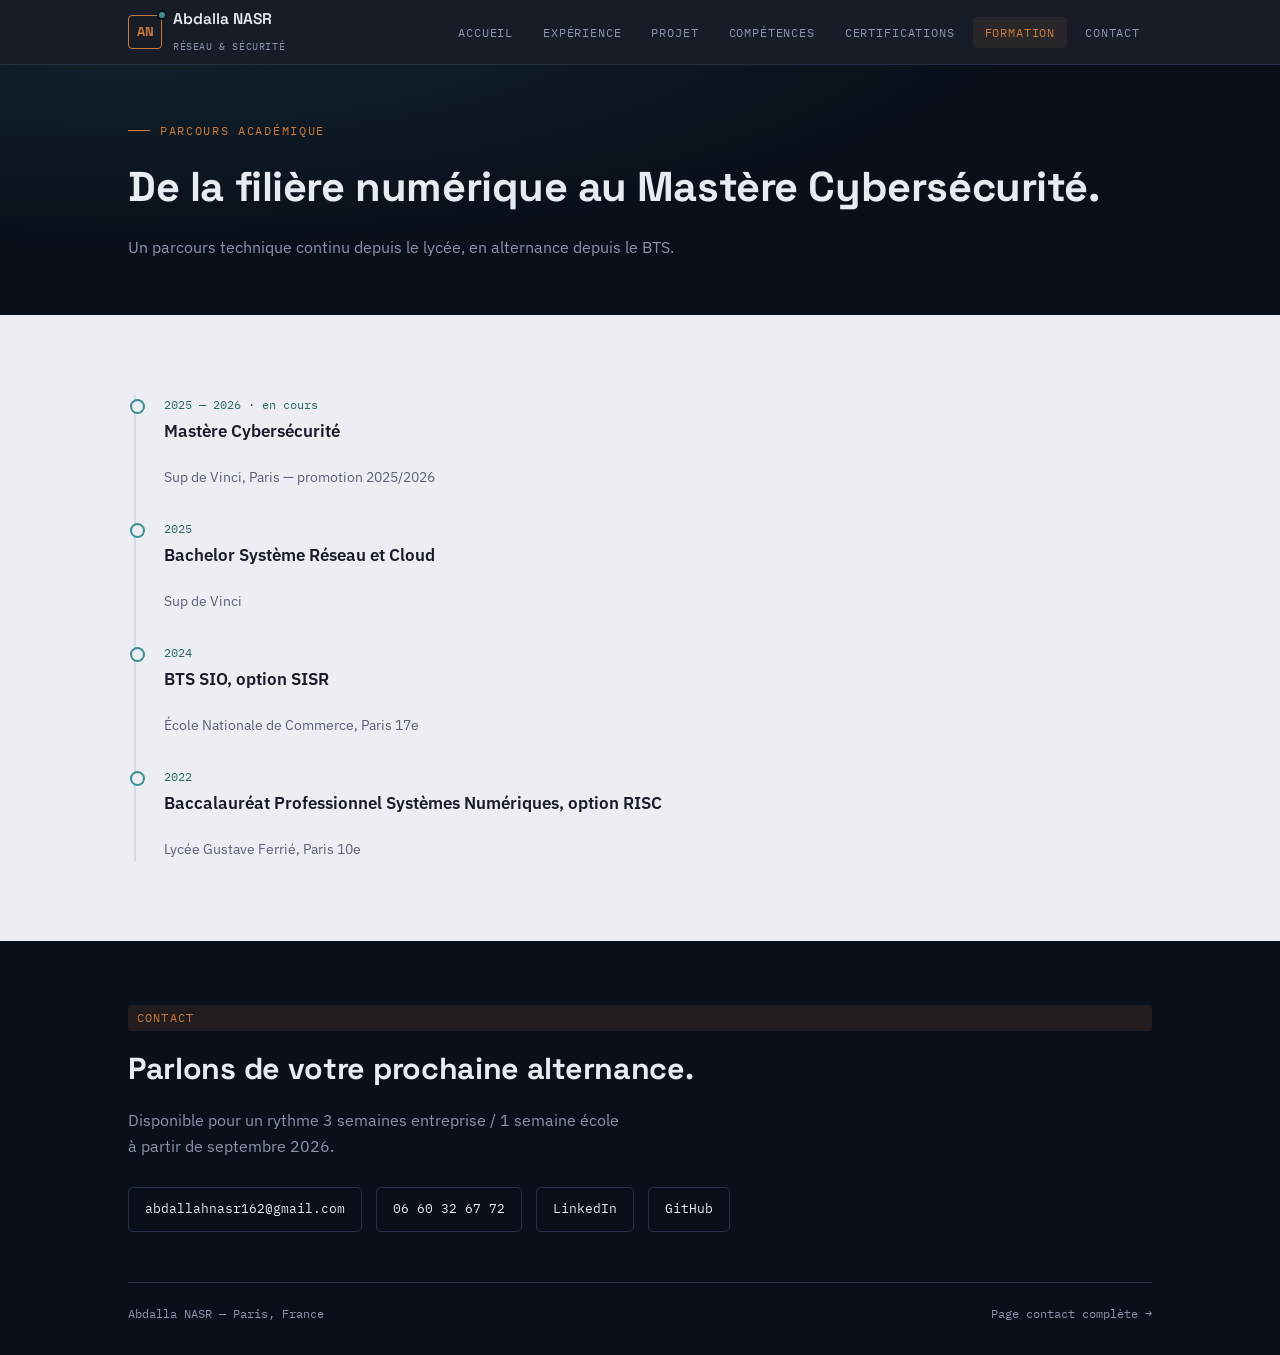
<file: formation.html>
<!DOCTYPE html>
<html lang="fr">
<head>
<meta charset="UTF-8">
<meta name="viewport" content="width=device-width, initial-scale=1.0">
<title>Formation — Abdalla NASR</title>
<link rel="preconnect" href="https://fonts.googleapis.com">
<link rel="preconnect" href="https://fonts.gstatic.com" crossorigin>
<link href="https://fonts.googleapis.com/css2?family=Space+Grotesk:wght@400;500;600;700&family=IBM+Plex+Sans:wght@400;500;600;700&family=IBM+Plex+Mono:wght@400;500;600&display=swap" rel="stylesheet">
<link rel="stylesheet" href="style.css">
</head>
<body>

<nav>
  <div class="wrap">
    <a class="brand" href="index.html">
      <span class="logo-mark">AN</span>
      <span>
        <span class="brand-name">Abdalla NASR</span><br>
        <span class="brand-role">Réseau &amp; sécurité</span>
      </span>
    </a>
    <ul class="nav-links">
      <li><a href="index.html">Accueil</a></li>
      <li><a href="experience.html">Expérience</a></li>
      <li><a href="projet.html">Projet</a></li>
      <li><a href="competences.html">Compétences</a></li>
      <li><a href="certifications.html">Certifications</a></li>
      <li><a href="formation.html" class="active">Formation</a></li>
      <li><a href="contact.html">Contact</a></li>
    </ul>
  </div>
</nav>

<div class="page-head">
  <div class="wrap">
    <div class="eyebrow">Parcours académique</div>
    <h1>De la filière numérique au Mastère Cybersécurité.</h1>
    <p>Un parcours technique continu depuis le lycée, en alternance depuis le BTS.</p>
  </div>
</div>

<main>
<section>
  <div class="wrap">
    <div class="timeline reveal">
      <div class="tl-item">
        <div class="yr">2025 — 2026 · en cours</div>
        <h4>Mastère Cybersécurité</h4>
        <div class="school">Sup de Vinci, Paris — promotion 2025/2026</div>
      </div>
      <div class="tl-item">
        <div class="yr">2025</div>
        <h4>Bachelor Système Réseau et Cloud</h4>
        <div class="school">Sup de Vinci</div>
      </div>
      <div class="tl-item">
        <div class="yr">2024</div>
        <h4>BTS SIO, option SISR</h4>
        <div class="school">École Nationale de Commerce, Paris 17e</div>
      </div>
      <div class="tl-item">
        <div class="yr">2022</div>
        <h4>Baccalauréat Professionnel Systèmes Numériques, option RISC</h4>
        <div class="school">Lycée Gustave Ferrié, Paris 10e</div>
      </div>
    </div>
  </div>
</section>
</main>

<footer>
  <div class="wrap">
    <div class="sec-tag" style="background:rgba(201,122,59,0.12); color:#C97A3B;">contact</div>
    <h2 style="margin-top:14px;">Parlons de votre prochaine alternance.</h2>
    <p class="lede">Disponible pour un rythme 3 semaines entreprise / 1 semaine école à partir de septembre 2026.</p>
    <div class="contact-row">
      <a class="contact-pill" href="mailto:abdallahnasr162@gmail.com">abdallahnasr162@gmail.com</a>
      <a class="contact-pill" href="tel:0660326772">06 60 32 67 72</a>
      <a class="contact-pill" href="https://www.linkedin.com/in/abdallah-nasr-a91b28177" target="_blank" rel="noopener">LinkedIn</a>
      <a class="contact-pill" href="https://github.com/abdallan10" target="_blank" rel="noopener">GitHub</a>
    </div>
    <div class="foot-bottom">
      <span>Abdalla NASR — Paris, France</span>
      <span><a href="contact.html">Page contact complète →</a></span>
    </div>
  </div>
</footer>

<script src="common.js"></script>
</body>
</html>
</file>
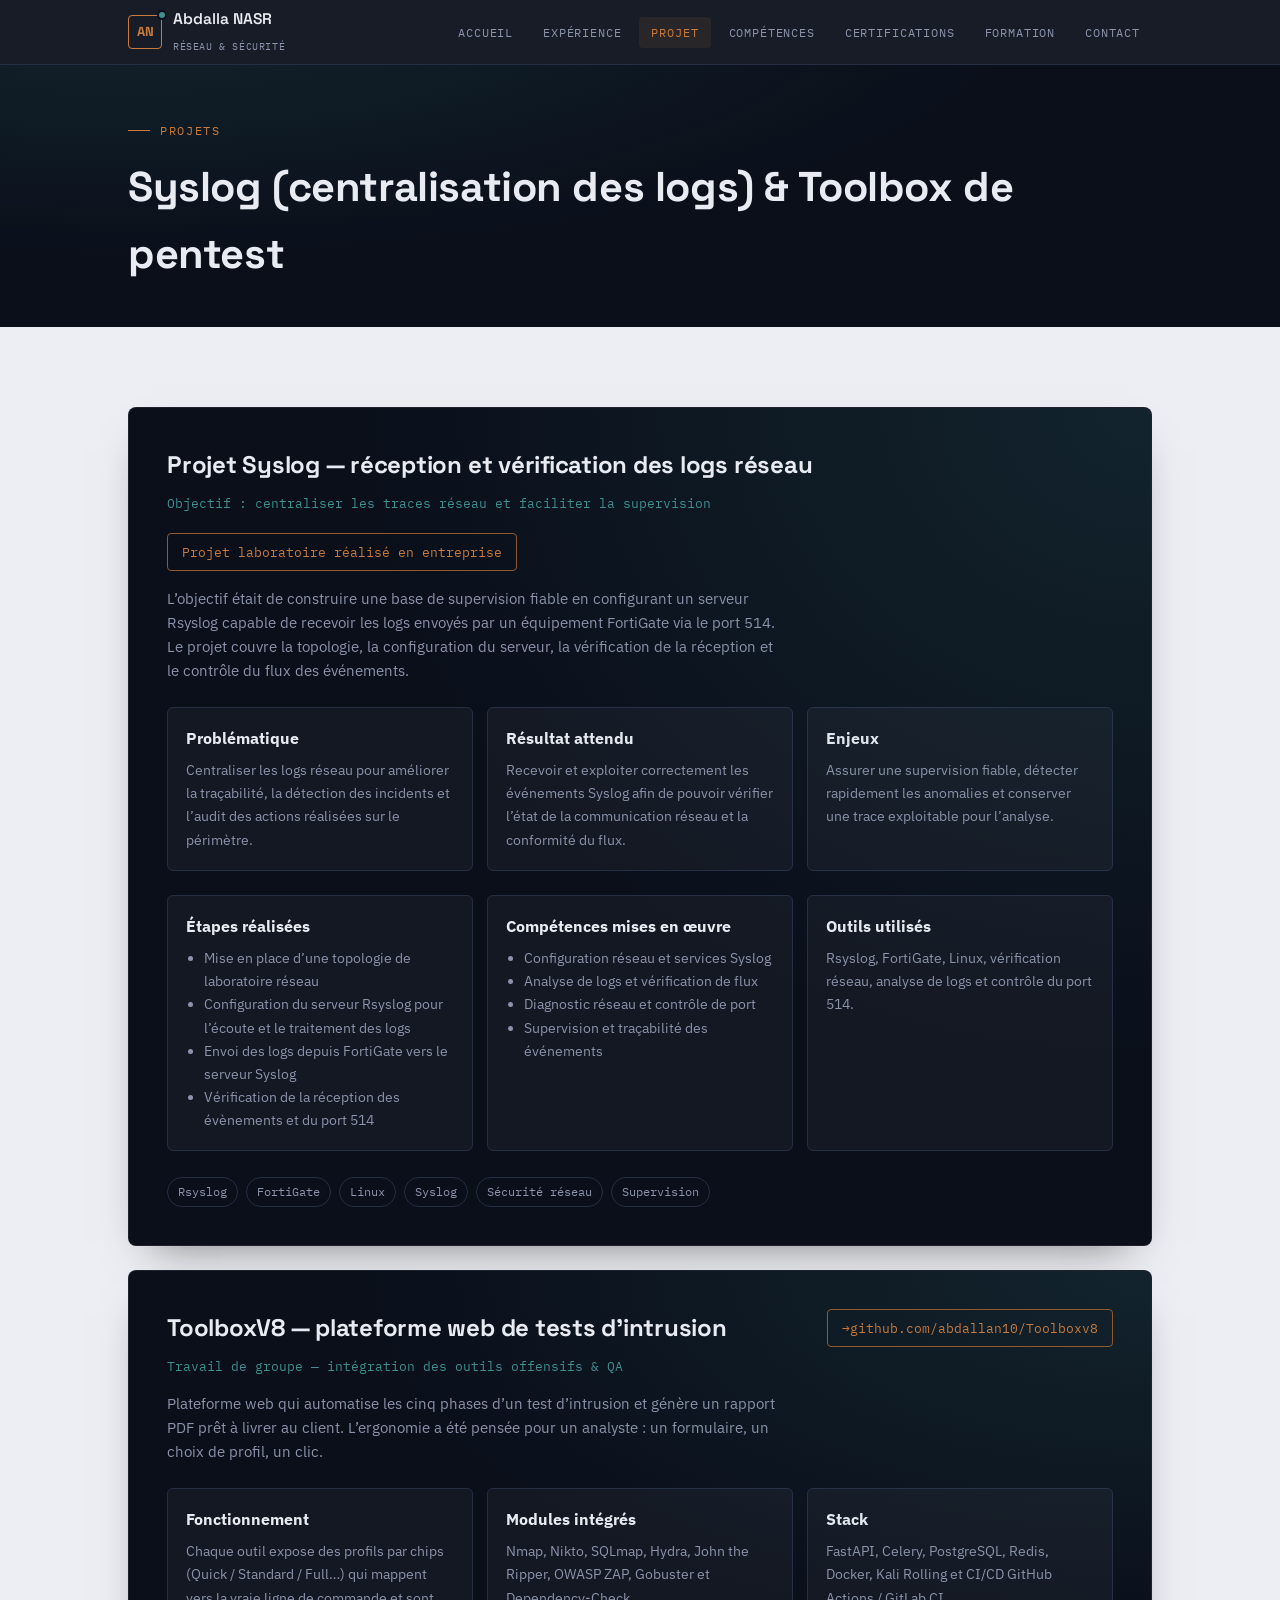
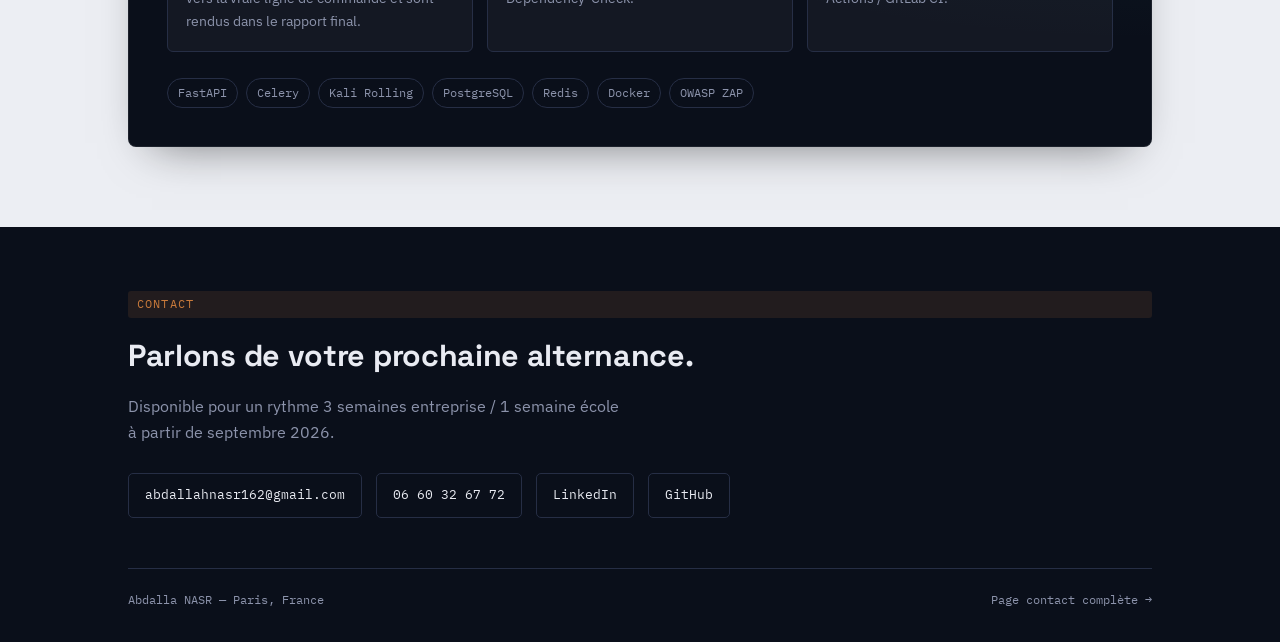
<file: projet.html>
<!DOCTYPE html>
<html lang="fr">
<head>
<meta charset="UTF-8">
<meta name="viewport" content="width=device-width, initial-scale=1.0">
<title>Abdalla NASR</title>
<link rel="preconnect" href="https://fonts.googleapis.com">
<link rel="preconnect" href="https://fonts.gstatic.com" crossorigin>
<link href="https://fonts.googleapis.com/css2?family=Space+Grotesk:wght@400;500;600;700&family=IBM+Plex+Sans:wght@400;500;600;700&family=IBM+Plex+Mono:wght@400;500;600&display=swap" rel="stylesheet">
<link rel="stylesheet" href="style.css">
</head>
<body>

<nav>
  <div class="wrap">
    <a class="brand" href="index.html">
      <span class="logo-mark">AN</span>
      <span>
        <span class="brand-name">Abdalla NASR</span><br>
        <span class="brand-role">Réseau &amp; sécurité</span>
      </span>
    </a>
    <ul class="nav-links">
      <li><a href="index.html">Accueil</a></li>
      <li><a href="experience.html">Expérience</a></li>
      <li><a href="projet.html" class="active">Projet</a></li>
      <li><a href="competences.html">Compétences</a></li>
      <li><a href="certifications.html">Certifications</a></li>
      <li><a href="formation.html">Formation</a></li>
      <li><a href="contact.html">Contact</a></li>
    </ul>
  </div>
</nav>

<div class="page-head">
  <div class="wrap">
    <div class="eyebrow">Projets</div>
    <h1>Syslog (centralisation des logs) &amp; Toolbox de pentest</h1>
  </div>
</div>

<main>
<section>
  <div class="wrap">
    <div class="project reveal">
      <div class="project-head">
        <div>
          <h3>Projet Syslog — réception et vérification des logs réseau</h3>
          <div class="role">Objectif : centraliser les traces réseau et faciliter la supervision</div>
        </div>
        <span class="repo-link" style="cursor:default;">Projet laboratoire réalisé en entreprise </span>
      </div>
      <p class="desc">L’objectif était de construire une base de supervision fiable en configurant un serveur Rsyslog capable de recevoir les logs envoyés par un équipement FortiGate via le port 514. Le projet couvre la topologie, la configuration du serveur, la vérification de la réception et le contrôle du flux des événements.</p>

      <div class="project-summary">
        <div class="project-highlight">
          <h4>Problématique</h4>
          <p>Centraliser les logs réseau pour améliorer la traçabilité, la détection des incidents et l’audit des actions réalisées sur le périmètre.</p>
        </div>
        <div class="project-highlight">
          <h4>Résultat attendu</h4>
          <p>Recevoir et exploiter correctement les événements Syslog afin de pouvoir vérifier l’état de la communication réseau et la conformité du flux.</p>
        </div>
        <div class="project-highlight">
          <h4>Enjeux</h4>
          <p>Assurer une supervision fiable, détecter rapidement les anomalies et conserver une trace exploitable pour l’analyse.</p>
        </div>
      </div>

      <div class="project-summary">
        <div class="project-highlight">
          <h4>Étapes réalisées</h4>
          <ul>
            <li>Mise en place d’une topologie de laboratoire réseau</li>
            <li>Configuration du serveur Rsyslog pour l’écoute et le traitement des logs</li>
            <li>Envoi des logs depuis FortiGate vers le serveur Syslog</li>
            <li>Vérification de la réception des évènements et du port 514</li>
          </ul>
        </div>
        <div class="project-highlight">
          <h4>Compétences mises en œuvre</h4>
          <ul>
            <li>Configuration réseau et services Syslog</li>
            <li>Analyse de logs et vérification de flux</li>
            <li>Diagnostic réseau et contrôle de port</li>
            <li>Supervision et traçabilité des événements</li>
          </ul>
        </div>
        <div class="project-highlight">
          <h4>Outils utilisés</h4>
          <p>Rsyslog, FortiGate, Linux, vérification réseau, analyse de logs et contrôle du port 514.</p>
        </div>
      </div>

      <div class="stack-row">
        <span class="stack-pill">Rsyslog</span>
        <span class="stack-pill">FortiGate</span>
        <span class="stack-pill">Linux</span>
        <span class="stack-pill">Syslog</span>
        <span class="stack-pill">Sécurité réseau</span>
        <span class="stack-pill">Supervision</span>
      </div>
    </div>

    <div class="project reveal" style="margin-top:24px;">
      <div class="project-head">
        <div>
          <h3>ToolboxV8 — plateforme web de tests d'intrusion</h3>
          <div class="role">Travail de groupe — intégration des outils offensifs &amp; QA</div>
        </div>
        <a class="repo-link" href="https://github.com/abdallan10/Toolboxv8" target="_blank" rel="noopener">→github.com/abdallan10/Toolboxv8</a>
      </div>
      <p class="desc">Plateforme web qui automatise les cinq phases d’un test d’intrusion et génère un rapport PDF prêt à livrer au client. L’ergonomie a été pensée pour un analyste : un formulaire, un choix de profil, un clic.</p>

      <div class="project-summary">
        <div class="project-highlight">
          <h4>Fonctionnement</h4>
          <p>Chaque outil expose des profils par chips (Quick / Standard / Full…) qui mappent vers la vraie ligne de commande et sont rendus dans le rapport final.</p>
        </div>
        <div class="project-highlight">
          <h4>Modules intégrés</h4>
          <p>Nmap, Nikto, SQLmap, Hydra, John the Ripper, OWASP ZAP, Gobuster et Dependency-Check.</p>
        </div>
        <div class="project-highlight">
          <h4>Stack</h4>
          <p>FastAPI, Celery, PostgreSQL, Redis, Docker, Kali Rolling et CI/CD GitHub Actions / GitLab CI.</p>
        </div>
      </div>

      <div class="stack-row">
        <span class="stack-pill">FastAPI</span>
        <span class="stack-pill">Celery</span>
        <span class="stack-pill">Kali Rolling</span>
        <span class="stack-pill">PostgreSQL</span>
        <span class="stack-pill">Redis</span>
        <span class="stack-pill">Docker</span>
        <span class="stack-pill">OWASP ZAP</span>
      </div>
    </div>
  </div>
</section>
</main>

<footer>
  <div class="wrap">
    <div class="sec-tag" style="background:rgba(201,122,59,0.12); color:#C97A3B;">contact</div>
    <h2 style="margin-top:14px;">Parlons de votre prochaine alternance.</h2>
    <p class="lede">Disponible pour un rythme 3 semaines entreprise / 1 semaine école à partir de septembre 2026.</p>
    <div class="contact-row">
      <a class="contact-pill" href="mailto:abdallahnasr162@gmail.com">abdallahnasr162@gmail.com</a>
      <a class="contact-pill" href="tel:0660326772">06 60 32 67 72</a>
      <a class="contact-pill" href="https://www.linkedin.com/in/abdallah-nasr-a91b28177" target="_blank" rel="noopener">LinkedIn</a>
      <a class="contact-pill" href="https://github.com/abdallan10" target="_blank" rel="noopener">GitHub</a>
    </div>
    <div class="foot-bottom">
      <span>Abdalla NASR — Paris, France</span>
      <span><a href="contact.html">Page contact complète →</a></span>
    </div>
  </div>
</footer>

<script src="common.js"></script>
</body>
</html>
</file>
<file: style.css>
:root{
  --ink:#0A0F1A;
  --ink-panel:#10162A;
  --ink-line:#262E45;
  --paper:#ECEEF3;
  --paper-card:#FFFFFF;
  --paper-line:#D7DAE4;
  --text-on-ink:#E9EBF2;
  --text-on-ink-muted:#8C93AB;
  --text-on-paper:#171B2A;
  --text-on-paper-muted:#5A6178;
  --copper:#C97A3B;
  --copper-dim:#8F5A2C;
  --teal:#3E8F8F;
  --teal-dim:#2C6868;
  --radius:3px;
  --maxw:1080px;
}

*{box-sizing:border-box;}
html{scroll-behavior:smooth;}
@media (prefers-reduced-motion: reduce){
  html{scroll-behavior:auto;}
  *{animation-duration:0.001ms !important; animation-iteration-count:1 !important; transition-duration:0.001ms !important;}
}

body{
  margin:0;
  background:var(--paper);
  color:var(--text-on-paper);
  font-family:'IBM Plex Sans', sans-serif;
  font-size:16px;
  line-height:1.6;
  -webkit-font-smoothing:antialiased;
}

h1,h2,h3{
  font-family:'Space Grotesk', sans-serif;
  margin:0;
  letter-spacing:-0.01em;
}
.mono{font-family:'IBM Plex Mono', monospace;}
a{color:inherit;}
::selection{background:var(--copper); color:#fff;}

.wrap{max-width:var(--maxw); margin:0 auto; padding:0 28px;}
section{padding:80px 0;}
@media (max-width:640px){
  section{padding:56px 0;}
  .wrap{padding:0 20px;}
}

/* ---------- nav ---------- */
nav{
  position:sticky; top:0; z-index:50;
  background:rgba(10,15,26,0.94);
  backdrop-filter:blur(6px);
  border-bottom:1px solid var(--ink-line);
}
nav .wrap{
  display:flex; align-items:center; justify-content:space-between;
  height:64px;
}
.brand{display:flex; align-items:center; gap:11px; text-decoration:none;}
.logo-mark{
  width:34px; height:34px;
  border:1.4px solid var(--copper);
  border-radius:4px;
  display:flex; align-items:center; justify-content:center;
  font-family:'Space Grotesk', sans-serif;
  font-weight:700;
  font-size:13px;
  color:var(--copper);
  flex-shrink:0;
  position:relative;
}
.logo-mark::after{
  content:"";
  position:absolute; top:-4px; right:-4px;
  width:6px; height:6px; border-radius:50%;
  background:var(--teal); box-shadow:0 0 0 2px var(--ink);
}
.brand-name{
  font-family:'Space Grotesk', sans-serif;
  font-weight:600;
  font-size:15.5px;
  color:var(--text-on-ink);
  line-height:1.15;
}
.brand-role{
  font-family:'IBM Plex Mono', monospace;
  font-size:10px;
  color:var(--text-on-ink-muted);
  text-transform:uppercase;
  letter-spacing:0.06em;
}
.nav-links{display:flex; gap:6px; list-style:none; margin:0; padding:0;}
.nav-links a{
  font-family:'IBM Plex Mono', monospace;
  font-size:12px;
  text-transform:uppercase;
  letter-spacing:0.07em;
  color:var(--text-on-ink-muted);
  text-decoration:none;
  padding:8px 12px;
  border-radius:4px;
  transition:color .15s ease, background .15s ease;
}
.nav-links a:hover{color:var(--text-on-ink); background:rgba(255,255,255,0.04);}
.nav-links a.active{color:var(--copper); background:rgba(201,122,59,0.1);}
.nav-status{
  display:flex; align-items:center; gap:7px;
  font-family:'IBM Plex Mono', monospace;
  font-size:10.5px;
  color:var(--teal);
  text-transform:uppercase;
  letter-spacing:0.05em;
  white-space:nowrap;
}
.dot{width:6px; height:6px; border-radius:50%; background:var(--teal); box-shadow:0 0 0 3px rgba(62,143,143,0.25);}
@media (max-width:900px){
  .nav-links{display:none;}
}
@media (max-width:560px){
  .nav-status{display:none;}
}

/* ---------- page header (non-home pages) ---------- */
.page-head{
  background:
    radial-gradient(ellipse at 10% -20%, rgba(62,143,143,0.16), transparent 55%),
    var(--ink);
  color:var(--text-on-ink);
  padding:56px 0 40px;
}
.eyebrow{
  font-family:'IBM Plex Mono', monospace;
  font-size:12px;
  color:var(--copper);
  text-transform:uppercase;
  letter-spacing:0.14em;
  margin-bottom:14px;
  display:flex; align-items:center; gap:10px;
}
.eyebrow::before{content:""; width:22px; height:1px; background:var(--copper);}
.page-head h1{font-size:clamp(1.9rem, 4vw, 2.6rem); font-weight:700;}
.page-head p{color:var(--text-on-ink-muted); max-width:60ch; margin-top:14px; font-size:15.5px;}

/* ---------- hero (home only) ---------- */
header.hero{
  background:
    radial-gradient(ellipse at 15% -10%, rgba(62,143,143,0.18), transparent 55%),
    radial-gradient(ellipse at 90% 10%, rgba(201,122,59,0.12), transparent 50%),
    var(--ink);
  color:var(--text-on-ink);
  padding:64px 0 0 0;
  overflow:hidden;
}
.hero-inner{
  display:grid; grid-template-columns:1.1fr 0.9fr; gap:48px;
  align-items:center; padding-bottom:54px;
}
@media (max-width:880px){ .hero-inner{grid-template-columns:1fr; gap:36px;} }
.hero h1{font-size:clamp(2.2rem, 5vw, 3.4rem); font-weight:700; line-height:1.06;}
.hero h1 span{color:var(--text-on-ink-muted); font-weight:500;}
.hero-role{font-family:'IBM Plex Mono', monospace; font-size:15px; color:var(--teal); margin-top:16px;}
.hero p.lede{margin-top:22px; font-size:16.5px; color:var(--text-on-ink-muted); max-width:48ch; line-height:1.7;}
.hero-actions{display:flex; flex-wrap:wrap; gap:12px; margin-top:30px;}
.btn{
  font-family:'IBM Plex Mono', monospace; font-size:13px; padding:11px 18px;
  border-radius:var(--radius); text-decoration:none; display:inline-flex; align-items:center; gap:8px;
  transition:transform .15s ease, border-color .15s ease, background .15s ease;
}
.btn-primary{background:var(--copper); color:#fff;}
.btn-primary:hover{transform:translateY(-1px); background:#D9863F;}
.btn-ghost{border:1px solid var(--ink-line); color:var(--text-on-ink);}
.btn-ghost:hover{border-color:var(--teal); color:var(--teal);}

.term{
  background:var(--ink-panel); border:1px solid var(--ink-line); border-radius:6px;
  overflow:hidden; box-shadow:0 24px 60px -20px rgba(0,0,0,0.55);
}
.term-bar{display:flex; align-items:center; gap:7px; padding:10px 14px; border-bottom:1px solid var(--ink-line); background:rgba(255,255,255,0.02);}
.term-bar span{width:9px; height:9px; border-radius:50%; background:#3A4258;}
.term-bar .title{margin-left:8px; font-family:'IBM Plex Mono', monospace; font-size:11px; color:var(--text-on-ink-muted);}
.term-body{padding:16px 18px 18px; font-family:'IBM Plex Mono', monospace; font-size:12.5px; line-height:1.95; color:#A6ACC0; height:220px; overflow:hidden; position:relative;}
.term-scroll{animation:scrollLog 16s linear infinite;}
@keyframes scrollLog{0%{transform:translateY(0);} 100%{transform:translateY(-50%);}}
.term-body .t-date{color:#5A6280;}
.term-body .t-host{color:var(--teal);}
.term-body .t-ok{color:#6FAE6F;}
.term-body .t-warn{color:var(--copper);}

.hero-strip{display:flex; border-top:1px solid var(--ink-line); font-family:'IBM Plex Mono', monospace; font-size:12px;}
.hero-strip div{flex:1; padding:16px 0; border-right:1px solid var(--ink-line); text-align:center;}
.hero-strip div:last-child{border-right:none;}
.hero-strip b{display:block; color:var(--text-on-ink); font-size:14px; margin-bottom:3px;}
.hero-strip span{color:var(--text-on-ink-muted); text-transform:uppercase; letter-spacing:0.06em; font-size:10px;}

/* ---------- section header ---------- */
.sec-head{
  display:flex; align-items:baseline; justify-content:space-between;
  margin-bottom:38px; flex-wrap:wrap; gap:10px;
  border-bottom:1px solid var(--paper-line); padding-bottom:18px;
}
.sec-tag{
  font-family:'IBM Plex Mono', monospace; font-size:11.5px; color:var(--teal-dim);
  text-transform:uppercase; letter-spacing:0.1em; background:rgba(62,143,143,0.1);
  padding:4px 9px; border-radius:3px;
}
.sec-head h2{font-size:1.8rem; font-weight:600;}
.sec-sub{color:var(--text-on-paper-muted); font-size:14.5px; max-width:62ch;}

/* ---------- cards: experience ---------- */
.exp-card{background:var(--paper-card); border:1px solid var(--paper-line); border-radius:6px; padding:32px; margin-bottom:26px;}
.exp-top{display:flex; justify-content:space-between; align-items:flex-start; gap:20px; flex-wrap:wrap; margin-bottom:6px;}
.exp-top h3{font-size:1.25rem; font-weight:600;}
.exp-meta{font-family:'IBM Plex Mono', monospace; font-size:12px; color:var(--text-on-paper-muted); text-align:right; white-space:nowrap;}
.exp-company{color:var(--copper-dim); font-weight:600; font-family:'IBM Plex Mono', monospace; font-size:13px; margin-bottom:18px;}
.exp-grid{display:grid; grid-template-columns:1fr 1fr; gap:28px; margin-top:22px;}
@media (max-width:760px){ .exp-grid{grid-template-columns:1fr;} }
.case{border-left:2px solid var(--teal); padding-left:18px;}
.case h4{font-family:'IBM Plex Mono', monospace; font-size:11.5px; text-transform:uppercase; letter-spacing:0.08em; color:var(--teal-dim); margin-bottom:8px;}
.case p{margin:0 0 10px; font-size:14.5px; color:var(--text-on-paper);}
.case ul{margin:0; padding-left:18px; font-size:14px; color:var(--text-on-paper-muted);}
.case li{margin-bottom:4px;}
.result-tag{display:inline-block; font-family:'IBM Plex Mono', monospace; font-size:11.5px; background:rgba(201,122,59,0.1); color:var(--copper-dim); padding:3px 8px; border-radius:3px; margin-top:10px;}
.toolrow{display:flex; flex-wrap:wrap; gap:7px; margin-top:20px;}
.tool{font-family:'IBM Plex Mono', monospace; font-size:11.5px; border:1px solid var(--paper-line); color:var(--text-on-paper-muted); padding:4px 9px; border-radius:3px;}

.diagram{background:#F8F8FA; border:1px solid var(--paper-line); border-radius:6px; padding:18px; margin-top:22px;}
.diagram-cap{font-family:'IBM Plex Mono', monospace; font-size:11px; color:var(--text-on-paper-muted); margin-top:10px; text-align:center;}

.stages{display:grid; grid-template-columns:repeat(4, 1fr); gap:16px;}
@media (max-width:880px){ .stages{grid-template-columns:repeat(2,1fr);} }
@media (max-width:520px){ .stages{grid-template-columns:1fr;} }
.stage-card{background:var(--paper-card); border:1px solid var(--paper-line); border-radius:6px; padding:20px;}
.stage-card .period{font-family:'IBM Plex Mono', monospace; font-size:11px; color:var(--teal-dim);}
.stage-card h4{font-size:1rem; font-weight:600; margin-top:6px;}
.stage-card .org{font-size:12.5px; color:var(--text-on-paper-muted); margin-top:2px;}
.stage-card p{font-size:13px; color:var(--text-on-paper-muted); margin-top:10px;}

/* ---------- project ---------- */
.project{background:var(--ink); color:var(--text-on-ink); border:1px solid rgba(255,255,255,0.08); border-radius:8px; padding:38px; position:relative; overflow:hidden; box-shadow:0 20px 45px -24px rgba(0,0,0,0.55);} 
.project::before{content:""; position:absolute; inset:0; background:radial-gradient(ellipse at 100% 0%, rgba(62,143,143,0.16), transparent 55%); pointer-events:none;}
.project-head{display:flex; justify-content:space-between; align-items:flex-start; gap:20px; flex-wrap:wrap; position:relative;}
.project h3{font-size:1.5rem;}
.project .role{font-family:'IBM Plex Mono', monospace; font-size:12.5px; color:var(--teal); margin-top:8px;}
.project p.desc{color:var(--text-on-ink-muted); max-width:68ch; margin-top:16px; font-size:15px;}
.repo-link{font-family:'IBM Plex Mono', monospace; font-size:12.5px; color:var(--copper); text-decoration:none; border:1px solid var(--copper-dim); padding:8px 14px; border-radius:4px; white-space:nowrap;}
.repo-link:hover{background:rgba(201,122,59,0.1);}
.phases{display:grid; grid-template-columns:repeat(5, 1fr); gap:1px; background:var(--ink-line); margin-top:30px; border-radius:6px; overflow:hidden; position:relative;}
@media (max-width:880px){ .phases{grid-template-columns:repeat(2,1fr);} }
@media (max-width:520px){ .phases{grid-template-columns:1fr;} }
.phase{background:var(--ink-panel); padding:18px 16px;}
.phase .n{font-family:'IBM Plex Mono', monospace; font-size:11px; color:var(--copper);}
.phase h5{font-family:'Space Grotesk', sans-serif; font-size:14px; margin-top:6px; color:var(--text-on-ink);}
.phase p{font-size:11.5px; color:var(--text-on-ink-muted); margin-top:8px; line-height:1.55;}
.stack-row{display:flex; flex-wrap:wrap; gap:8px; margin-top:26px; position:relative;}
.stack-pill{font-family:'IBM Plex Mono', monospace; font-size:11.5px; color:var(--text-on-ink-muted); border:1px solid var(--ink-line); padding:5px 10px; border-radius:20px;}
.project-summary{display:grid; grid-template-columns:repeat(3, minmax(0, 1fr)); gap:14px; margin-top:24px;}
.project-highlight{background:rgba(255,255,255,0.04); border:1px solid var(--ink-line); border-radius:6px; padding:18px;}
.project-highlight h4{font-size:1rem; margin:0 0 8px;}
.project-highlight p, .project-highlight ul{margin:0; font-size:14px; color:var(--text-on-ink-muted); line-height:1.65;}
.project-highlight ul{padding-left:18px;}
@media (max-width:760px){ .project-summary{grid-template-columns:1fr;} }

/* role table (architecture) */
.role-table{width:100%; border-collapse:collapse; margin-top:14px; position:relative;}
.role-table th, .role-table td{text-align:left; padding:10px 12px; font-size:13px; border-bottom:1px solid var(--ink-line);}
.role-table th{font-family:'IBM Plex Mono', monospace; font-size:10.5px; text-transform:uppercase; letter-spacing:0.06em; color:var(--text-on-ink-muted); font-weight:500;}
.role-table td{color:var(--text-on-ink);}
.role-table td.muted{color:var(--text-on-ink-muted);}

/* ---------- skills ---------- */
.skills-grid{display:grid; grid-template-columns:repeat(3, 1fr); gap:18px;}
@media (max-width:880px){ .skills-grid{grid-template-columns:repeat(2,1fr);} }
@media (max-width:560px){ .skills-grid{grid-template-columns:1fr;} }
.skill-card{background:var(--paper-card); border:1px solid var(--paper-line); border-radius:6px; padding:22px;}
.skill-card h4{font-family:'IBM Plex Mono', monospace; font-size:11.5px; text-transform:uppercase; letter-spacing:0.08em; color:var(--copper-dim); margin-bottom:14px;}
.skill-card ul{list-style:none; margin:0; padding:0;}
.skill-card li{font-size:14px; padding:6px 0; border-bottom:1px solid var(--paper-line); color:var(--text-on-paper);}
.skill-card li:last-child{border-bottom:none;}

/* ---------- formation timeline ---------- */
.timeline{border-left:2px solid var(--paper-line); padding-left:28px; margin-left:6px;}
.tl-item{position:relative; padding-bottom:30px;}
.tl-item:last-child{padding-bottom:0;}
.tl-item::before{content:""; position:absolute; left:-34px; top:4px; width:11px; height:11px; border-radius:50%; background:var(--paper); border:2px solid var(--teal);}
.tl-item .yr{font-family:'IBM Plex Mono', monospace; font-size:12px; color:var(--teal-dim);}
.tl-item h4{font-size:1.05rem; font-weight:600; margin-top:4px;}
.tl-item .school{font-size:13.5px; color:var(--text-on-paper-muted); margin-top:2px;}

/* ---------- quick link cards (home) ---------- */
.quick-grid{display:grid; grid-template-columns:repeat(3, 1fr); gap:18px;}
@media (max-width:760px){ .quick-grid{grid-template-columns:1fr;} }
.quick-card{
  background:var(--paper-card); border:1px solid var(--paper-line); border-radius:6px;
  padding:26px; text-decoration:none; color:var(--text-on-paper);
  display:flex; flex-direction:column; gap:10px;
  transition:border-color .15s ease, transform .15s ease;
}
.quick-card:hover{border-color:var(--teal); transform:translateY(-2px);}
.quick-card .qn{font-family:'IBM Plex Mono', monospace; font-size:11px; color:var(--copper-dim); text-transform:uppercase; letter-spacing:0.08em;}
.quick-card h3{font-size:1.15rem; font-weight:600;}
.quick-card p{font-size:13.5px; color:var(--text-on-paper-muted); margin:0;}
.quick-card .go{font-family:'IBM Plex Mono', monospace; font-size:12px; color:var(--teal-dim); margin-top:auto;}

/* ---------- contact / footer ---------- */
footer{background:var(--ink); color:var(--text-on-ink); padding:64px 0 32px;}
footer h2{font-size:1.9rem; color:var(--text-on-ink);}
footer .lede{color:var(--text-on-ink-muted); margin-top:14px; max-width:50ch;}
.contact-row{display:flex; flex-wrap:wrap; gap:14px; margin-top:28px;}
.contact-pill{
  display:flex; align-items:center; gap:9px; font-family:'IBM Plex Mono', monospace; font-size:13px;
  border:1px solid var(--ink-line); padding:11px 16px; border-radius:5px; text-decoration:none;
  color:var(--text-on-ink); transition:border-color .15s ease, color .15s ease;
}
.contact-pill:hover{border-color:var(--copper); color:var(--copper);}
.foot-bottom{
  margin-top:50px; padding-top:22px; border-top:1px solid var(--ink-line);
  display:flex; justify-content:space-between; flex-wrap:wrap; gap:10px;
  font-family:'IBM Plex Mono', monospace; font-size:11.5px; color:var(--text-on-ink-muted);
}
.foot-bottom a{text-decoration:none; color:var(--text-on-ink-muted);}
.foot-bottom a:hover{color:var(--copper);}

/* contact page form-like block (mailto, no backend) */
.contact-card{background:var(--ink-panel); border:1px solid var(--ink-line); border-radius:8px; padding:32px; margin-top:10px;}
.contact-grid{display:grid; grid-template-columns:1fr 1fr; gap:16px;}
@media (max-width:640px){ .contact-grid{grid-template-columns:1fr;} }
.contact-field{font-family:'IBM Plex Mono', monospace; font-size:11px; text-transform:uppercase; letter-spacing:0.06em; color:var(--text-on-ink-muted); margin-bottom:6px;}
.contact-value{font-size:15px; color:var(--text-on-ink);}

.reveal{opacity:0; transform:translateY(14px); transition:opacity .6s ease, transform .6s ease;}
.reveal.in{opacity:1; transform:translateY(0);}
</file>
